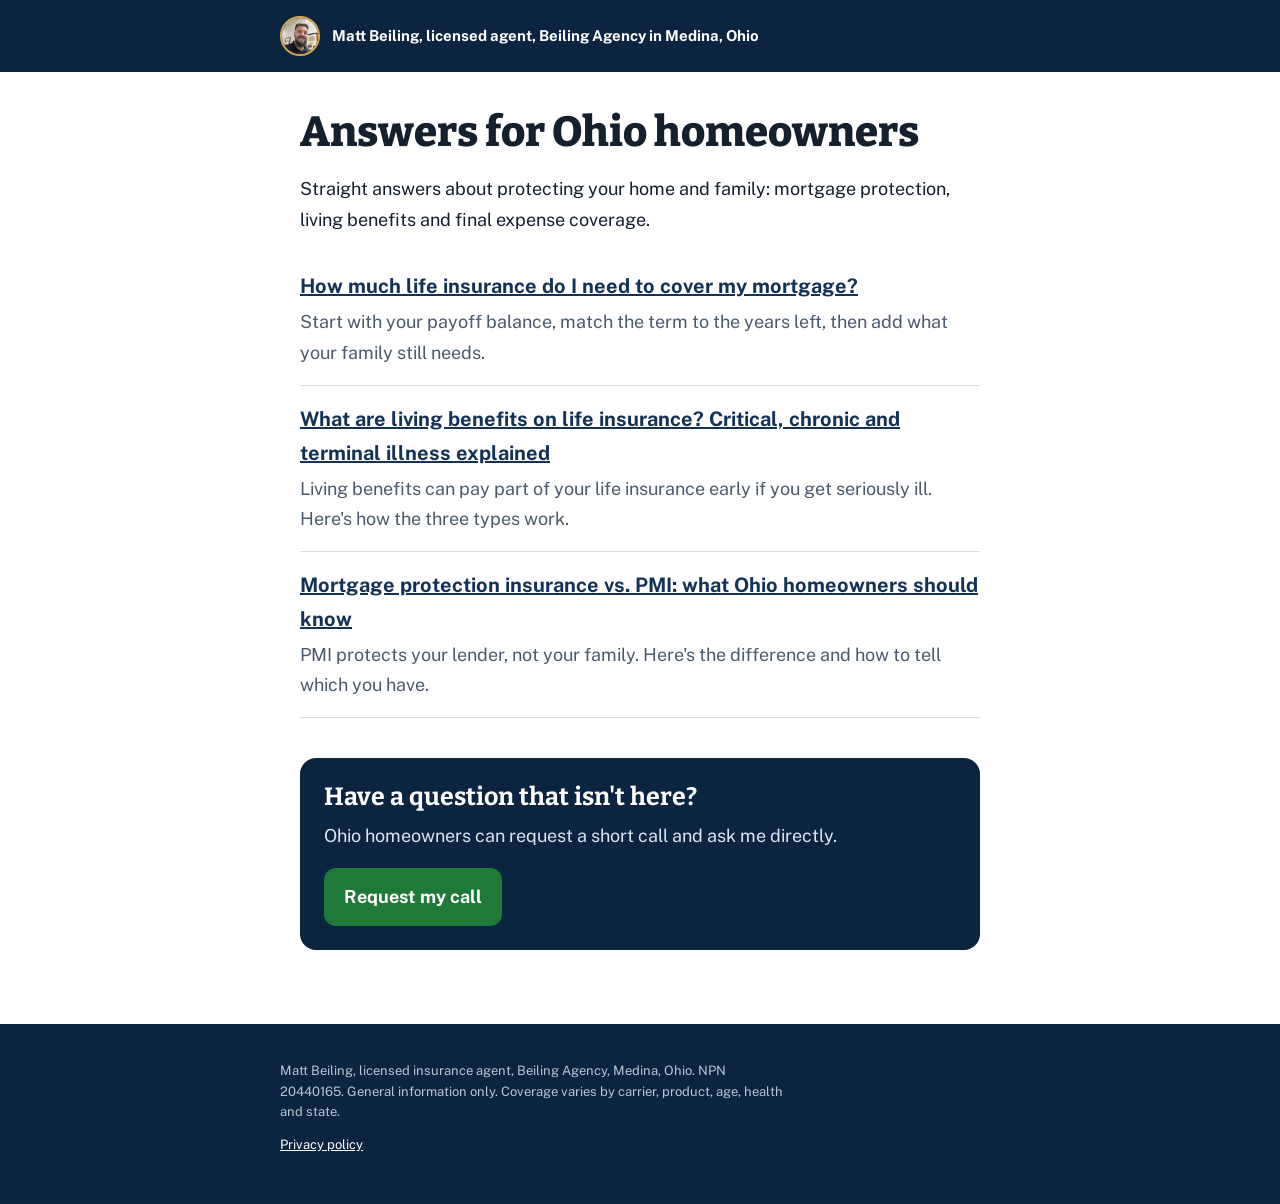
<file: learn/index.html>
<!doctype html>
<html lang="en">
<head>
<meta charset="utf-8">
<meta name="viewport" content="width=device-width,initial-scale=1">
<title>Life Insurance Answers for Ohio Homeowners | Matt Beiling</title>
<meta name="description" content="Plain answers about mortgage protection, living benefits and final expense coverage for Ohio homeowners, from licensed agent Matt Beiling in Medina, Ohio.">
<link rel="canonical" href="https://beiling1985-pixel.github.io/matt-link-in-bio/learn/">
<link rel="preconnect" href="https://fonts.googleapis.com">
<link rel="preconnect" href="https://fonts.gstatic.com" crossorigin>
<link href="https://fonts.googleapis.com/css2?family=Bitter:wght@600;800&family=Public+Sans:wght@400;600;700&display=swap" rel="stylesheet">
<link rel="stylesheet" href="learn.css">
</head>
<body>
<header class="top"><div class="in"><img src="../matt-original.jpg" alt=""><a href="../ohio.html">Matt Beiling, licensed agent, Beiling Agency in Medina, Ohio</a></div></header>
<main class="index">
  <h1>Answers for Ohio homeowners</h1>
  <p>Straight answers about protecting your home and family: mortgage protection, living benefits and final expense coverage.</p>
  <!-- ARTICLE-LIST:START -->
  <ul>
    <li><a href="how-much-life-insurance-to-cover-mortgage.html">How much life insurance do I need to cover my mortgage?</a><p>Start with your payoff balance, match the term to the years left, then add what your family still needs.</p></li>
    <li><a href="living-benefits-life-insurance.html">What are living benefits on life insurance? Critical, chronic and terminal illness explained</a><p>Living benefits can pay part of your life insurance early if you get seriously ill. Here's how the three types work.</p></li>
    <li><a href="mortgage-protection-vs-pmi.html">Mortgage protection insurance vs. PMI: what Ohio homeowners should know</a><p>PMI protects your lender, not your family. Here's the difference and how to tell which you have.</p></li>
  </ul>
  <!-- ARTICLE-LIST:END -->
  <div class="cta">
    <h2>Have a question that isn't here?</h2>
    <p>Ohio homeowners can request a short call and ask me directly.</p>
    <a class="btn" href="../ohio.html">Request my call</a>
  </div>
</main>
<footer><div class="in">
  <p>Matt Beiling, licensed insurance agent, Beiling Agency, Medina, Ohio. NPN 20440165. General information only. Coverage varies by carrier, product, age, health and state.</p>
  <p><a href="../privacy.html">Privacy policy</a></p>
</div></footer>
</body>
</html>
</file>
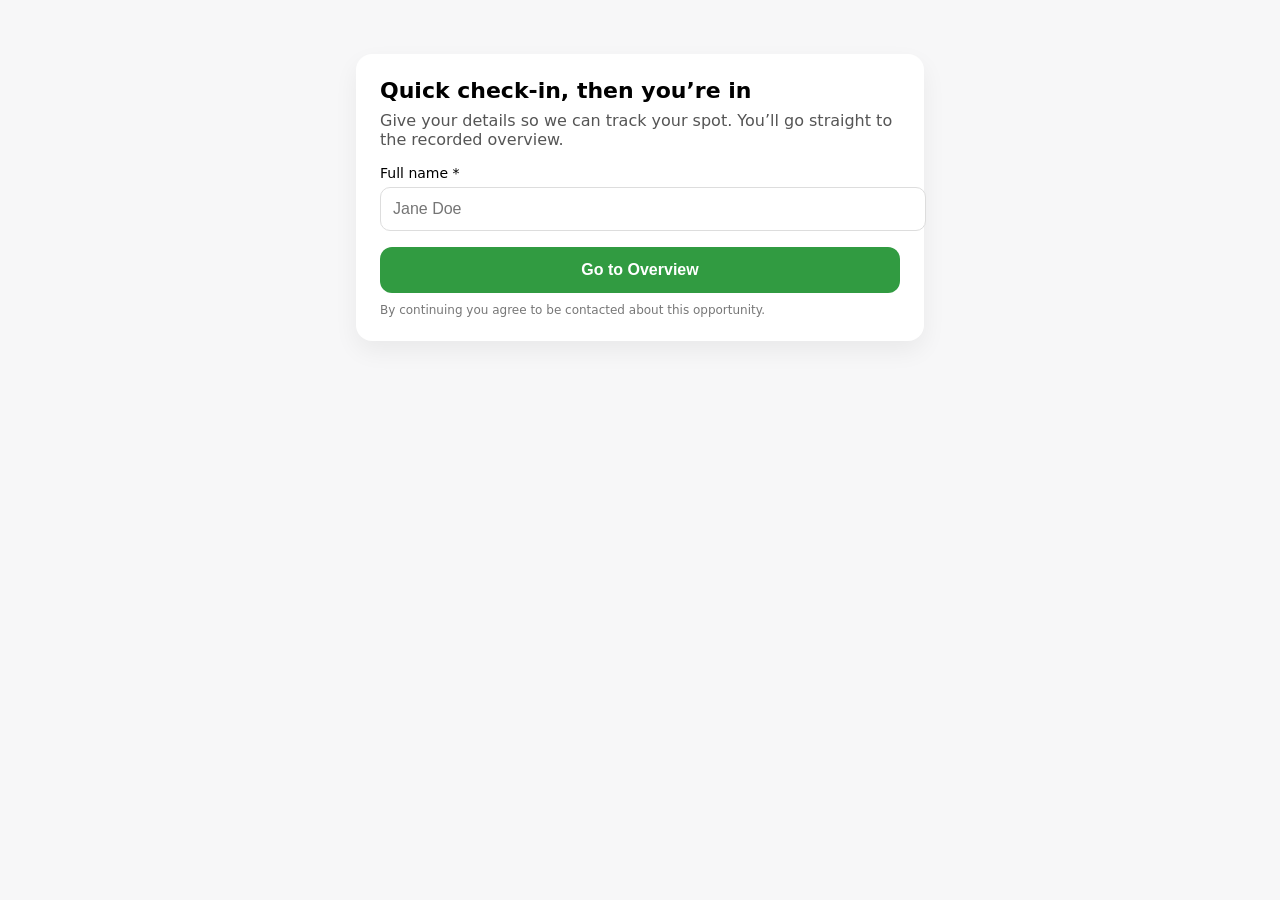
<file: clickwall.html>
<!doctype html>
<html lang="en">
<head>
  <meta charset="utf-8" />
  <meta name="viewport" content="width=device-width,initial-scale=1" />
  <title>Quick Check-In → Overview</title>
  <meta name="description" content="Enter your details to access the Unitrust recorded overview.">
  <style>
    :root { --cta:#319b41; }
    body { font-family: system-ui, -apple-system, Segoe UI, Roboto, Arial, sans-serif; background:#f7f7f8; margin:0; }
    .wrap { max-width: 520px; margin: 6vh auto; background:#fff; border-radius:16px; padding:24px; box-shadow: 0 10px 25px rgba(0,0,0,.06); }
    h1 { font-size: 22px; margin: 0 0 8px; }
    p { color:#555; margin: 0 0 16px; }
    label { display:block; font-size:14px; margin:12px 0 6px; }
    input { width:100%; padding:12px; border:1px solid #ddd; border-radius:10px; font-size:16px; }
    button { margin-top:16px; width:100%; padding:14px; font-size:16px; font-weight:600; border:0; border-radius:12px; cursor:pointer; background:var(--cta); color:#fff; }
    .tiny { font-size:12px; color:#777; margin-top:10px; }
  </style>
</head>
<body>
  <div class="wrap">
    <h1>Quick check-in, then you’re in</h1>
    <p>Give your details so we can track your spot. You’ll go straight to the recorded overview.</p>

    <form id="gate">
      <label>Full name *</label>
      <input id="name" required placeholder="Jane Doe" />

      <!-- We only require the visitor's name on this gate.  The email, phone, and state fields
           have been removed to reduce friction.  Those values will be collected on the Demio page. -->

      <input type="hidden" id="source" value="Clickwall" />
      <input type="hidden" id="utm" />

      <button id="go" type="submit">Go to Overview</button>
      <div class="tiny">By continuing you agree to be contacted about this opportunity.</div>
    </form>
  </div>

  <script>
    // ===== CONFIG =====
    // Replace APPS_SCRIPT_URL below with your deployed Google Apps Script web app URL.
    // Use your deployed Apps Script web app endpoint for logging submissions
    const APPS_SCRIPT_URL = 'https://script.google.com/macros/s/AKfycbxbVpPeSlEGGinXV1Mm6Kgo11s-iPkvdIsctwtvIV2hlKeslX0Y0kujy9k1weDyoUu/exec';
    // The Demio overview link to redirect users after successful submission.
    const DEMIO_URL = 'https://my.demio.com/ref/yMiaFmyZt7hmyG9j';
    // ==================

    // Collect UTM params if present
    const params = new URLSearchParams(location.search);
    const utm = ['utm_source','utm_medium','utm_campaign','utm_term','utm_content']
      .map(k => params.get(k) ? `${k}=${params.get(k)}` : null)
      .filter(Boolean).join('&');
    document.getElementById('utm').value = utm;

    document.getElementById('gate').addEventListener('submit', async (e) => {
      e.preventDefault();
      const btn = document.getElementById('go');
      btn.disabled = true; btn.textContent = 'Sending…';

      // Build the payload.  Only the name is collected on this page.  If the optional
      // fields (email, phone, state) are present in the DOM, capture them; otherwise
      // default to an empty string.  This keeps the Apps Script logging compatible.
      const payload = {
        name:  document.getElementById('name').value.trim(),
        email: document.getElementById('email') ? document.getElementById('email').value.trim() : '',
        phone: document.getElementById('phone') ? document.getElementById('phone').value.trim() : '',
        state: document.getElementById('state') ? document.getElementById('state').value.trim() : '',
        source: document.getElementById('source').value,
        utm: document.getElementById('utm').value
      };

      try {
        await fetch(APPS_SCRIPT_URL, {
          method: 'POST',
          mode: 'no-cors',
          headers: { 'Content-Type': 'application/json' },
          body: JSON.stringify(payload)
        });
      } catch (err) {
        console.warn('Log error (non-blocking):', err);
      }

      // Redirect the visitor to the Demio overview.  Since we're no longer collecting
      // the email address here, we skip the 1-Click registration format and simply
      // append any UTM parameters to the Demio URL.
      const jump = utm ? `${DEMIO_URL}?${utm}` : DEMIO_URL;
      window.location.href = jump;
    });
  </script>
</body>
</html>
</file>
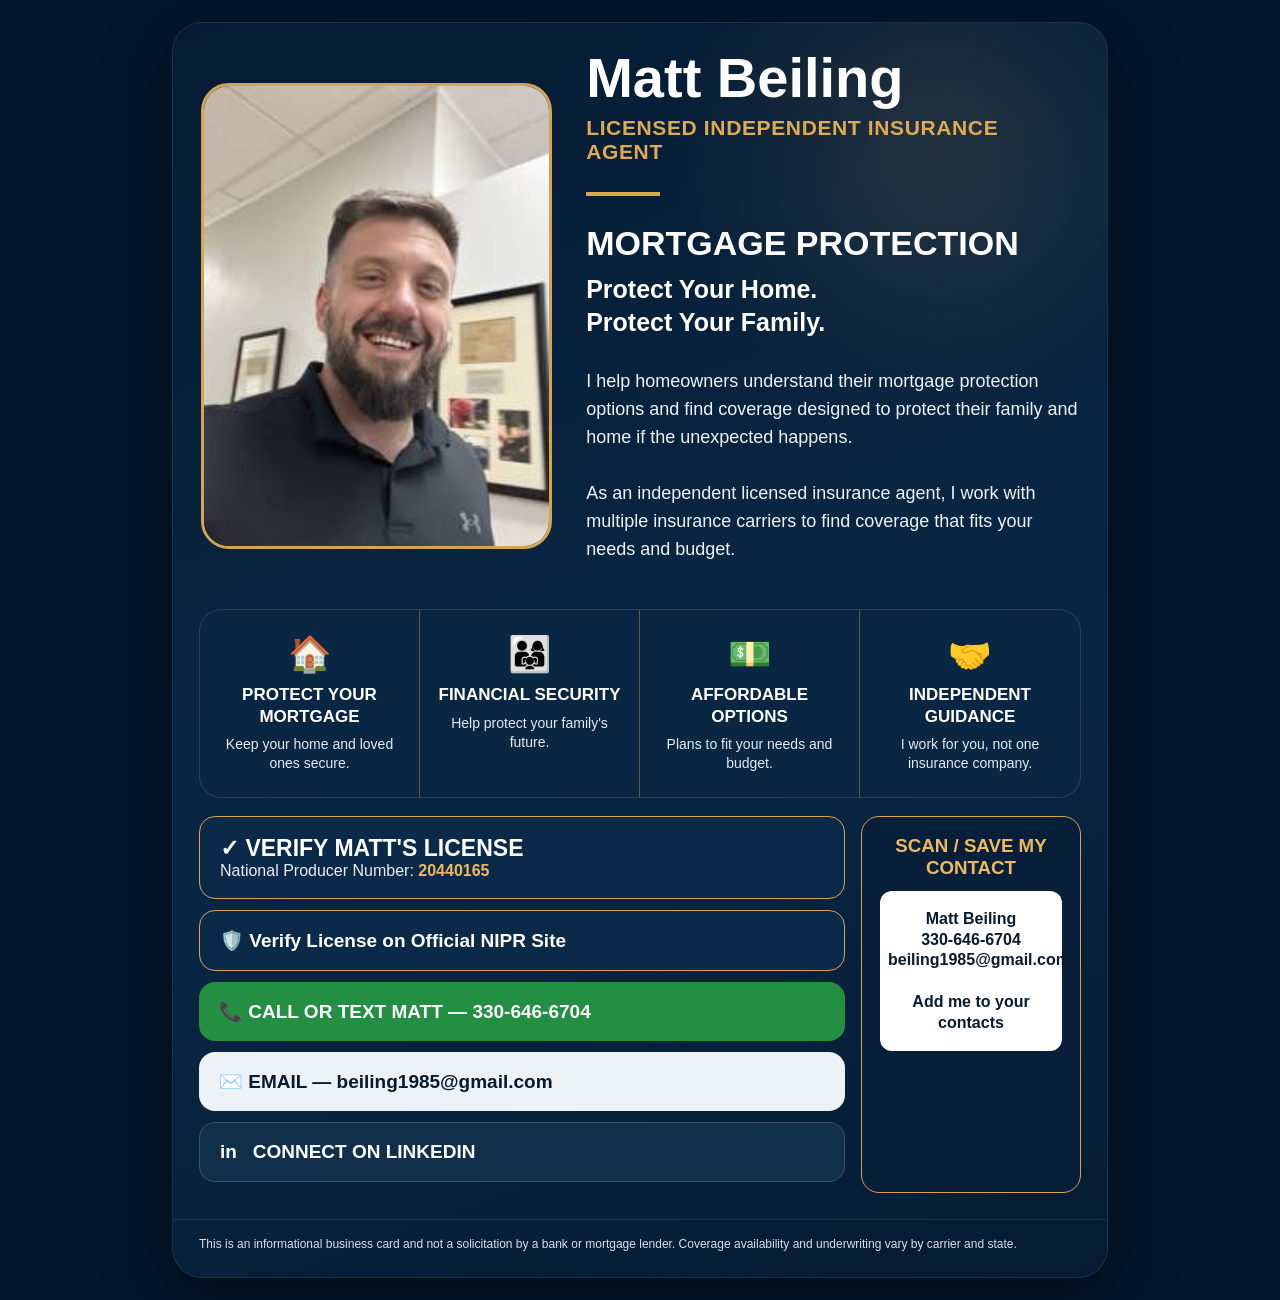
<file: mortgage-protection.html>
<!doctype html><html lang='en'><head><meta charset='utf-8'><meta name='viewport' content='width=device-width,initial-scale=1'><title>Matt Beiling | Mortgage Protection</title><meta name='description' content='Matt Beiling — Licensed Independent Insurance Agent helping homeowners with mortgage protection.'><style>*{box-sizing:border-box}body{margin:0;background:#03172d;font-family:-apple-system,BlinkMacSystemFont,'Segoe UI',Arial,sans-serif;color:#fff}.page{max-width:980px;margin:auto;padding:22px}.card{background:linear-gradient(160deg,#061b33,#082744 55%,#061b33);border-radius:30px;overflow:hidden;box-shadow:0 18px 60px #0008;border:1px solid #ffffff16}.hero{padding:28px;display:grid;grid-template-columns:40% 1fr;gap:34px;align-items:center;position:relative}.hero:after{content:'';position:absolute;inset:0;background:radial-gradient(circle at 82% 22%,#d7a34f22,transparent 30%);pointer-events:none}.photo-wrap{border:3px solid #d7a34f;border-radius:28px;overflow:hidden;background:#111;position:relative;z-index:1}.photo{display:block;width:100%;height:auto}.hero-copy{position:relative;z-index:1}.name{font-size:56px;line-height:.95;margin:0 0 12px;font-weight:900}.role{font-size:21px;font-weight:800;color:#e0aa55;letter-spacing:.03em}.rule{width:74px;height:4px;background:#dca74e;margin:28px 0}.title{font-size:34px;font-weight:900;margin:0 0 10px}.tag{font-size:25px;font-weight:700;line-height:1.3}.bio{font-size:18px;line-height:1.55;color:#edf3f8;margin-top:30px}.benefits{display:grid;grid-template-columns:repeat(4,1fr);gap:0;margin:0 26px 18px;border:1px solid #ffffff1f;background:#0b2944cc;border-radius:22px;overflow:hidden}.benefit{padding:24px 16px;text-align:center;border-right:1px solid #d7a34f66}.benefit:last-child{border-right:0}.icon{font-size:35px;margin-bottom:9px}.benefit b{display:block;font-size:17px;line-height:1.25}.benefit span{display:block;font-size:14px;line-height:1.35;color:#e3ebf3;margin-top:8px}.actions{display:grid;grid-template-columns:1fr 220px;gap:16px;padding:0 26px 26px}.left{min-width:0}.license-box,.btn{border-radius:16px;padding:18px 20px;margin-bottom:11px;text-decoration:none;display:block}.license-box{background:#0b2a49;border:1px solid #d7a34f}.license-box strong{display:block;font-size:23px}.license-box span{color:#e9eef5}.license-box em{font-style:normal;color:#efb95e;font-weight:900}.btn{font-size:19px;font-weight:850}.call{background:#238f42;color:white}.email{background:#edf2f6;color:#081a31}.linkedin{background:#102f4b;color:white;border:1px solid #ffffff2b}.verify{background:#0b2a49;color:white;border:1px solid #d7a34f}.qr{border:1px solid #d7a34f;border-radius:18px;padding:18px;text-align:center;background:#081f39}.qr h3{margin:0 0 12px;color:#efb95e}.qrbox{background:white;color:#071b31;border-radius:12px;padding:18px 8px;font-weight:900;line-height:1.3}.footer{padding:16px 26px 24px;color:#d9e1e8;font-size:12px;line-height:1.45;border-top:1px solid #ffffff1a}@media(max-width:760px){.page{padding:0}.card{border-radius:0;min-height:100vh}.hero{grid-template-columns:1fr;padding:22px;text-align:center;gap:18px}.photo-wrap{width:82%;max-width:340px;margin:auto}.name{font-size:46px}.role{font-size:18px}.rule{margin:20px auto}.title{font-size:30px}.tag{font-size:22px}.bio{font-size:17px}.benefits{grid-template-columns:1fr 1fr;margin:0 18px 18px}.benefit{border-bottom:1px solid #d7a34f55}.benefit:nth-child(2){border-right:0}.actions{grid-template-columns:1fr;padding:0 18px 20px}.qr{display:none}}</style></head><body><main class='page'><section class='card'><div class='hero'><div class='photo-wrap'><img id='mattPhoto' class='photo' src='matt-original.jpg?v=5' alt='Matt Beiling'></div><div class='hero-copy'><h1 class='name'>Matt Beiling</h1><div class='role'>LICENSED INDEPENDENT INSURANCE AGENT</div><div class='rule'></div><div class='title'>MORTGAGE PROTECTION</div><div class='tag'>Protect Your Home.<br>Protect Your Family.</div><p class='bio'>I help homeowners understand their mortgage protection options and find coverage designed to protect their family and home if the unexpected happens.<br><br>As an independent licensed insurance agent, I work with multiple insurance carriers to find coverage that fits your needs and budget.</p></div></div><div class='benefits'><div class='benefit'><div class='icon'>🏠</div><b>PROTECT YOUR MORTGAGE</b><span>Keep your home and loved ones secure.</span></div><div class='benefit'><div class='icon'>👨‍👩‍👧</div><b>FINANCIAL SECURITY</b><span>Help protect your family's future.</span></div><div class='benefit'><div class='icon'>💵</div><b>AFFORDABLE OPTIONS</b><span>Plans to fit your needs and budget.</span></div><div class='benefit'><div class='icon'>🤝</div><b>INDEPENDENT GUIDANCE</b><span>I work for you, not one insurance company.</span></div></div><div class='actions'><div class='left'><div class='license-box'><strong>✓ VERIFY MATT'S LICENSE</strong><span>National Producer Number: <em>20440165</em></span></div><a class='btn verify' href='https://nipr.com/licensing-center/look-up-a-national-producer-number' target='_blank' rel='noopener'>🛡️ Verify License on Official NIPR Site</a><a class='btn call' href='tel:+13306466704'>📞 CALL OR TEXT MATT — 330-646-6704</a><a class='btn email' href='mailto:beiling1985@gmail.com'>✉️ EMAIL — beiling1985@gmail.com</a><a class='btn linkedin' href='https://www.linkedin.com/in/matt-beiling-aa992135' target='_blank' rel='noopener'>in&nbsp;&nbsp; CONNECT ON LINKEDIN</a></div><aside class='qr'><h3>SCAN / SAVE MY CONTACT</h3><div class='qrbox'>Matt Beiling<br>330-646-6704<br>beiling1985@gmail.com<br><br>Add me to your contacts</div></aside></div><div class='footer'>This is an informational business card and not a solicitation by a bank or mortgage lender. Coverage availability and underwriting vary by carrier and state.</div></section></main></body></html>
</file>
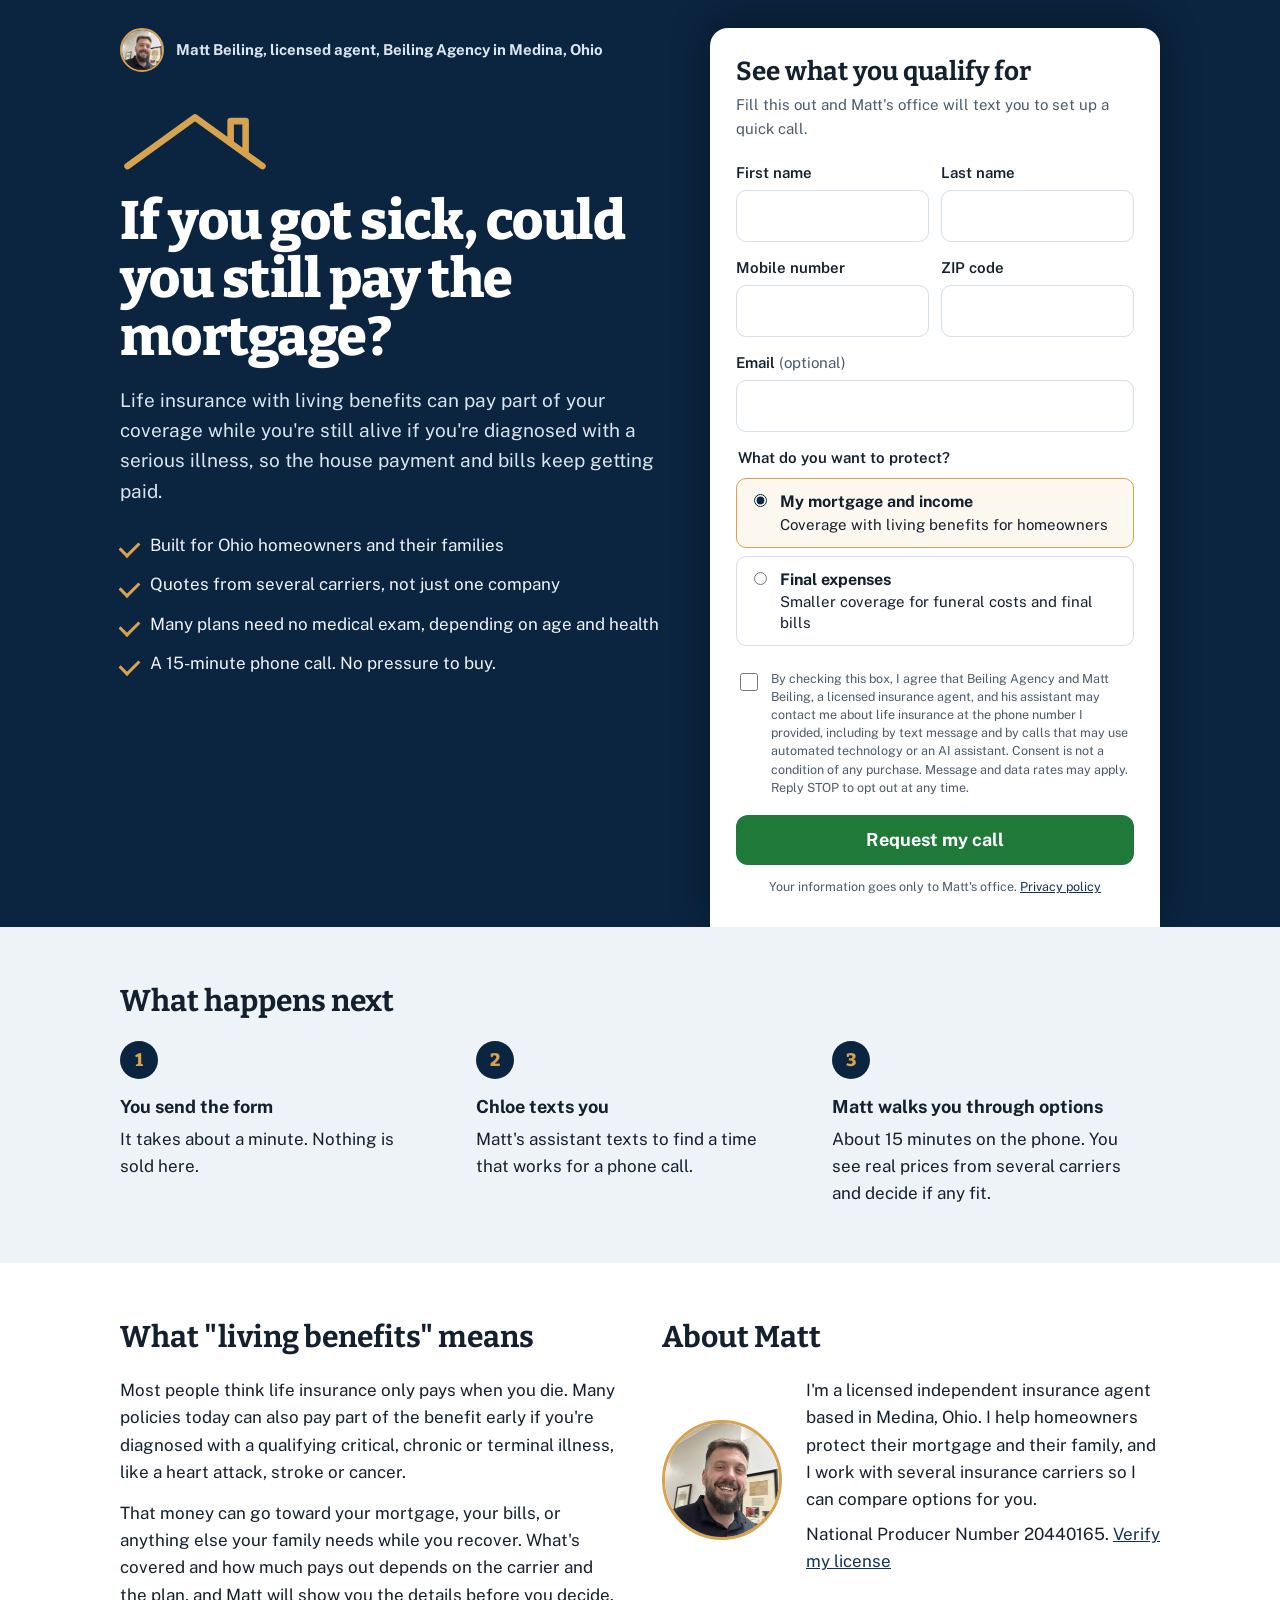
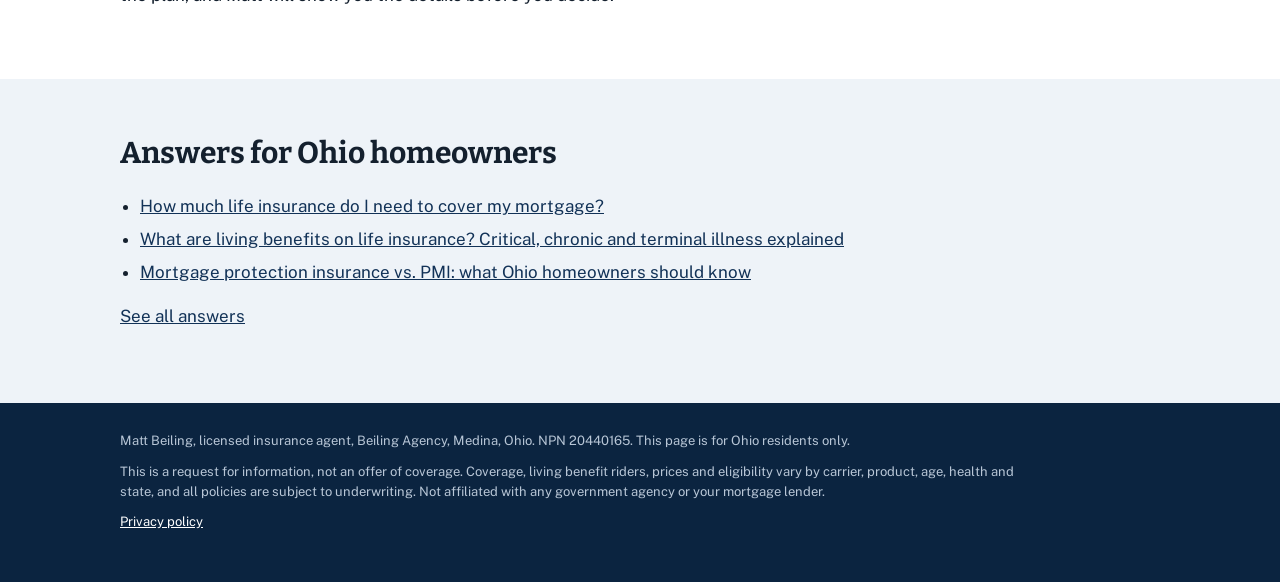
<file: ohio.html>
<!doctype html>
<html lang="en">
<head>
<meta charset="utf-8">
<meta name="viewport" content="width=device-width,initial-scale=1">
<title>Living Benefits Coverage for Ohio Homeowners | Matt Beiling</title>
<meta name="description" content="Ohio homeowners: see if you qualify for life insurance with living benefits that can help with your mortgage and bills if you get seriously ill. Licensed agent Matt Beiling, Medina, Ohio.">
<link rel="canonical" href="https://beiling1985-pixel.github.io/matt-link-in-bio/ohio.html">
<meta property="og:type" content="website">
<meta property="og:title" content="Living Benefits Coverage for Ohio Homeowners | Matt Beiling">
<meta property="og:description" content="If you got sick, could you still pay the mortgage? See what you qualify for with licensed agent Matt Beiling in Medina, Ohio.">
<meta property="og:url" content="https://beiling1985-pixel.github.io/matt-link-in-bio/ohio.html">
<meta property="og:image" content="https://beiling1985-pixel.github.io/matt-link-in-bio/matt-original.jpg">
<script type="application/ld+json">
{"@context":"https://schema.org","@type":"InsuranceAgency","name":"Beiling Agency","url":"https://beiling1985-pixel.github.io/matt-link-in-bio/ohio.html","image":"https://beiling1985-pixel.github.io/matt-link-in-bio/matt-original.jpg","telephone":"+1-330-646-6704","email":"beiling1985@gmail.com","address":{"@type":"PostalAddress","addressLocality":"Medina","addressRegion":"OH","addressCountry":"US"},"areaServed":{"@type":"State","name":"Ohio"},"founder":{"@type":"Person","name":"Matt Beiling","jobTitle":"Licensed insurance agent"},"knowsAbout":["Mortgage protection insurance","Living benefits life insurance","Term life insurance","Final expense insurance"]}
</script>
<link rel="preconnect" href="https://fonts.googleapis.com">
<link rel="preconnect" href="https://fonts.gstatic.com" crossorigin>
<link href="https://fonts.googleapis.com/css2?family=Bitter:wght@600;800&family=Public+Sans:wght@400;600;700&display=swap" rel="stylesheet">
<style>
:root{--navy:#0b2440;--navy-2:#123257;--gold:#d7a34f;--gold-soft:#f3e3c4;--sky:#eef3f8;--ink:#14202e;--muted:#4c5b6b;--paper:#ffffff;--green:#1f7a3a;--error:#b3261e;--line:#d6dee8}
*{box-sizing:border-box}
html{-webkit-text-size-adjust:100%}
body{margin:0;background:var(--sky);color:var(--ink);font:17px/1.6 "Public Sans",system-ui,-apple-system,"Segoe UI",sans-serif}
a{color:var(--navy-2)}
:focus-visible{outline:3px solid var(--gold);outline-offset:2px}
.wrap{max-width:1080px;margin:0 auto;padding:0 20px}

.hero{background:var(--navy);color:#fff;padding:28px 0 0;position:relative;overflow:hidden}
.hero-grid{display:grid;grid-template-columns:1.1fr .9fr;gap:40px;align-items:start}
.brand{display:flex;align-items:center;gap:12px;font-weight:700;font-size:15px;color:#dbe5f0;margin-bottom:36px}
.brand img{width:44px;height:44px;border-radius:50%;object-fit:cover;border:2px solid var(--gold)}
.roof{display:block;width:150px;height:auto;margin:0 0 18px}
.roof path{fill:none;stroke:var(--gold);stroke-width:7;stroke-linecap:round;stroke-linejoin:round;stroke-dasharray:420;stroke-dashoffset:420;animation:draw 1.4s .2s ease-out forwards}
@keyframes draw{to{stroke-dashoffset:0}}
@media (prefers-reduced-motion:reduce){.roof path{animation:none;stroke-dashoffset:0}}
h1{font-family:Bitter,Georgia,serif;font-weight:800;font-size:clamp(34px,5.2vw,54px);line-height:1.08;margin:0 0 18px;letter-spacing:-.01em;max-width:15ch}
.lede{font-size:19px;color:#dbe5f0;max-width:34em;margin:0 0 26px}
.points{list-style:none;padding:0;margin:0 0 40px;display:grid;gap:12px;max-width:34em}
.points li{padding-left:30px;position:relative;color:#eef3f8}
.points li:before{content:"";position:absolute;left:0;top:.55em;width:16px;height:9px;border-left:3px solid var(--gold);border-bottom:3px solid var(--gold);transform:rotate(-45deg)}

.form-card{background:var(--paper);color:var(--ink);border-radius:18px 18px 0 0;padding:28px 26px 30px;box-shadow:0 -6px 40px #0005;align-self:end}
.form-card h2{font-family:Bitter,Georgia,serif;font-size:26px;line-height:1.2;margin:0 0 6px}
.form-card .sub{color:var(--muted);font-size:15px;margin:0 0 20px}
.row{display:grid;grid-template-columns:1fr 1fr;gap:12px}
label.field{display:block;font-weight:600;font-size:15px;margin-bottom:14px}
label.field span.opt{font-weight:400;color:var(--muted)}
input[type=text],input[type=tel],input[type=email]{display:block;width:100%;margin-top:5px;padding:13px 12px;font:inherit;border:1.5px solid var(--line);border-radius:10px;background:#fff;color:var(--ink)}
input:focus{border-color:var(--navy-2)}
fieldset{border:0;padding:0;margin:4px 0 16px}
legend{font-weight:600;font-size:15px;margin-bottom:8px}
.choice{display:flex;gap:10px;align-items:flex-start;padding:12px;border:1.5px solid var(--line);border-radius:10px;margin-bottom:8px;cursor:pointer;font-size:15px;line-height:1.4}
.choice:has(input:checked){border-color:var(--gold);background:#fdf8ef}
.choice input{margin-top:3px;accent-color:var(--navy)}
.choice b{display:block;font-size:16px}
.consent{display:flex;gap:10px;align-items:flex-start;font-size:12.5px;line-height:1.45;color:var(--muted);margin:6px 0 18px}
.consent input{margin-top:3px;width:18px;height:18px;flex:none;accent-color:var(--navy)}
.hp{position:absolute;left:-9999px;width:1px;height:1px;overflow:hidden}
button{width:100%;padding:16px;font:700 18px/1 "Public Sans",sans-serif;background:var(--green);color:#fff;border:0;border-radius:12px;cursor:pointer}
button[disabled]{opacity:.65;cursor:progress}
.errors{display:none;background:#fdecea;color:var(--error);border-radius:10px;padding:12px 14px;font-size:15px;margin-bottom:14px}
.errors.on{display:block}
.errors ul{margin:0;padding-left:18px}
.done{display:none;text-align:left}
.done.on{display:block}
.done h2{color:var(--green)}
.privacy-note{font-size:12.5px;color:var(--muted);margin:12px 0 0;text-align:center}

.section{padding:56px 0}
.section h2{font-family:Bitter,Georgia,serif;font-size:30px;line-height:1.2;margin:0 0 22px}
.steps{list-style:none;padding:0;margin:0;display:grid;grid-template-columns:repeat(3,1fr);gap:28px;counter-reset:step}
.steps li{counter-increment:step;padding-top:52px;position:relative;max-width:30ch}
.steps li:before{content:counter(step);position:absolute;top:0;left:0;width:38px;height:38px;border-radius:50%;background:var(--navy);color:var(--gold);font:800 18px/38px Bitter,serif;text-align:center}
.steps b{display:block;font-size:18px;margin-bottom:4px}
.explain{background:var(--paper)}
.explain-grid{display:grid;grid-template-columns:1fr 1fr;gap:44px}
.explain p{margin:0 0 14px;max-width:36em}
.about{display:grid;grid-template-columns:120px 1fr;gap:24px;align-items:center}
.about img{width:120px;height:120px;border-radius:50%;object-fit:cover;border:3px solid var(--gold)}
.about p{margin:0 0 8px;max-width:38em}
.learn-links{padding-left:20px;margin:0 0 10px}.learn-links li{margin:6px 0}
footer{background:var(--navy);color:#b8c6d6;font-size:13px;line-height:1.55;padding:28px 0 40px}
footer a{color:#fff}
footer p{margin:0 0 10px;max-width:70em}

@media (max-width:860px){
  .hero-grid{grid-template-columns:1fr;gap:8px}
  .brand{margin-bottom:24px}
  .points{margin-bottom:28px}
  .form-card{border-radius:18px 18px 0 0;margin:0 -20px;padding:24px 20px 28px}
  .steps,.explain-grid{grid-template-columns:1fr;gap:22px}
  .about{grid-template-columns:1fr;gap:14px}
}
@media (max-width:420px){.row{grid-template-columns:1fr;gap:0}}
</style>
</head>
<body>
<header class="hero">
  <div class="wrap hero-grid">
    <div>
      <div class="brand"><img src="matt-original.jpg?v=5" alt="">Matt Beiling, licensed agent, Beiling Agency in Medina, Ohio</div>
      <svg class="roof" viewBox="0 0 160 70" aria-hidden="true"><path d="M8 62 L80 10 L152 62 M118 37 V14 H134 V48"/></svg>
      <h1>If you got sick, could you still pay the mortgage?</h1>
      <p class="lede">Life insurance with living benefits can pay part of your coverage while you're still alive if you're diagnosed with a serious illness, so the house payment and bills keep getting paid.</p>
      <ul class="points">
        <li>Built for Ohio homeowners and their families</li>
        <li>Quotes from several carriers, not just one company</li>
        <li>Many plans need no medical exam, depending on age and health</li>
        <li>A 15-minute phone call. No pressure to buy.</li>
      </ul>
    </div>

    <section class="form-card" aria-labelledby="formTitle">
      <form id="leadForm" novalidate>
        <h2 id="formTitle">See what you qualify for</h2>
        <p class="sub">Fill this out and Matt's office will text you to set up a quick call.</p>
        <div class="errors" id="errors" role="alert" tabindex="-1"></div>
        <div class="row">
          <label class="field">First name<input type="text" name="first_name" autocomplete="given-name" required maxlength="40"></label>
          <label class="field">Last name<input type="text" name="last_name" autocomplete="family-name" required maxlength="60"></label>
        </div>
        <div class="row">
          <label class="field">Mobile number<input type="tel" name="phone" autocomplete="tel-national" inputmode="tel" required maxlength="20"></label>
          <label class="field">ZIP code<input type="text" name="zip" autocomplete="postal-code" inputmode="numeric" required maxlength="5"></label>
        </div>
        <label class="field">Email <span class="opt">(optional)</span><input type="email" name="email" autocomplete="email" maxlength="120"></label>
        <fieldset>
          <legend>What do you want to protect?</legend>
          <label class="choice"><input type="radio" name="offer" value="living_benefits" checked><span><b>My mortgage and income</b>Coverage with living benefits for homeowners</span></label>
          <label class="choice"><input type="radio" name="offer" value="final_expense"><span><b>Final expenses</b>Smaller coverage for funeral costs and final bills</span></label>
        </fieldset>
        <div class="hp" aria-hidden="true"><label>Company<input type="text" name="company" tabindex="-1" autocomplete="off"></label></div>
        <label class="consent"><input type="checkbox" name="consent" required><span id="consentText">By checking this box, I agree that Beiling Agency and Matt Beiling, a licensed insurance agent, and his assistant may contact me about life insurance at the phone number I provided, including by text message and by calls that may use automated technology or an AI assistant. Consent is not a condition of any purchase. Message and data rates may apply. Reply STOP to opt out at any time.</span></label>
        <button type="submit" id="submitBtn">Request my call</button>
        <p class="privacy-note">Your information goes only to Matt's office. <a href="privacy.html">Privacy policy</a></p>
      </form>
      <div class="done" id="done" role="status" tabindex="-1">
        <h2>Request received</h2>
        <p id="doneMsg">Matt's assistant Chloe will text you shortly to find a good time for your call.</p>
        <p class="sub">Requests that come in after 8:30 PM get a text at 8 AM. If you'd rather call now, the number is <a href="tel:+13306466704">330-646-6704</a>.</p>
      </div>
    </section>
  </div>
</header>

<main>
  <section class="section">
    <div class="wrap">
      <h2>What happens next</h2>
      <ol class="steps">
        <li><b>You send the form</b>It takes about a minute. Nothing is sold here.</li>
        <li><b>Chloe texts you</b>Matt's assistant texts to find a time that works for a phone call.</li>
        <li><b>Matt walks you through options</b>About 15 minutes on the phone. You see real prices from several carriers and decide if any fit.</li>
      </ol>
    </div>
  </section>

  <section class="section explain">
    <div class="wrap explain-grid">
      <div>
        <h2>What "living benefits" means</h2>
        <p>Most people think life insurance only pays when you die. Many policies today can also pay part of the benefit early if you're diagnosed with a qualifying critical, chronic or terminal illness, like a heart attack, stroke or cancer.</p>
        <p>That money can go toward your mortgage, your bills, or anything else your family needs while you recover. What's covered and how much pays out depends on the carrier and the plan, and Matt will show you the details before you decide.</p>
      </div>
      <div>
        <h2>About Matt</h2>
        <div class="about">
          <img src="matt-original.jpg?v=5" alt="Matt Beiling">
          <div>
            <p>I'm a licensed independent insurance agent based in Medina, Ohio. I help homeowners protect their mortgage and their family, and I work with several insurance carriers so I can compare options for you.</p>
            <p>National Producer Number 20440165. <a href="https://nipr.com/licensing-center/look-up-a-national-producer-number" target="_blank" rel="noopener">Verify my license</a></p>
          </div>
        </div>
      </div>
    </div>
  </section>

  <section class="section">
    <div class="wrap">
      <h2>Answers for Ohio homeowners</h2>
      <!-- OHIO-LEARN-LINKS:START -->
      <ul class="learn-links">
        <li><a href="learn/how-much-life-insurance-to-cover-mortgage.html">How much life insurance do I need to cover my mortgage?</a></li>
        <li><a href="learn/living-benefits-life-insurance.html">What are living benefits on life insurance? Critical, chronic and terminal illness explained</a></li>
        <li><a href="learn/mortgage-protection-vs-pmi.html">Mortgage protection insurance vs. PMI: what Ohio homeowners should know</a></li>
      </ul>
      <!-- OHIO-LEARN-LINKS:END -->
      <p><a href="learn/">See all answers</a></p>
    </div>
  </section>
</main>

<footer>
  <div class="wrap">
    <p>Matt Beiling, licensed insurance agent, Beiling Agency, Medina, Ohio. NPN 20440165. This page is for Ohio residents only.</p>
    <p>This is a request for information, not an offer of coverage. Coverage, living benefit riders, prices and eligibility vary by carrier, product, age, health and state, and all policies are subject to underwriting. Not affiliated with any government agency or your mortgage lender.</p>
    <p><a href="privacy.html">Privacy policy</a></p>
  </div>
</footer>

<script>
(() => {
  const ENDPOINT = "https://icl-agent-api.onrender.com/v1/leads/web";
  const CONSENT_VERSION = "oh-web-v1-2026-10-23";
  const form = document.getElementById("leadForm"), btn = document.getElementById("submitBtn");
  const box = document.getElementById("errors"), done = document.getElementById("done");
  function showErrors(list) {
    box.innerHTML = "<ul>" + list.map(e => "<li></li>").join("") + "</ul>";
    box.querySelectorAll("li").forEach((li, i) => { li.textContent = list[i]; });
    box.classList.add("on"); box.focus();
  }
  form.addEventListener("submit", async ev => {
    ev.preventDefault();
    const f = new FormData(form);
    const data = {
      first_name: (f.get("first_name") || "").trim(), last_name: (f.get("last_name") || "").trim(),
      phone: (f.get("phone") || "").trim(), zip: (f.get("zip") || "").trim(), email: (f.get("email") || "").trim(),
      offer: f.get("offer"), company: f.get("company") || "",
      consent: form.consent.checked, consent_version: CONSENT_VERSION, page: location.href.split("#")[0]
    };
    const local = [];
    if (!data.first_name) local.push("Enter your first name.");
    if (!data.last_name) local.push("Enter your last name.");
    if (data.phone.replace(/\D/g, "").length < 10) local.push("Enter a valid 10-digit mobile number.");
    if (!/^4[345]\d{3}$/.test(data.zip)) local.push("Enter an Ohio ZIP code. We can only help Ohio residents right now.");
    if (!data.consent) local.push("Check the box so Matt's office can contact you.");
    if (local.length) return showErrors(local);
    box.classList.remove("on"); btn.disabled = true; btn.textContent = "Sending...";
    try {
      const res = await fetch(ENDPOINT, { method: "POST", headers: { "content-type": "application/json" }, body: JSON.stringify(data) });
      const body = await res.json().catch(() => ({}));
      if (res.ok && body.ok) {
        form.style.display = "none";
        document.getElementById("doneMsg").textContent = "Thanks, " + data.first_name + ". Matt's assistant Chloe will text you shortly to find a good time for your call.";
        done.classList.add("on"); done.focus();
        return;
      }
      showErrors(body.errors || [body.error || "That didn't go through. Please try again, or call 330-646-6704."]);
    } catch {
      showErrors(["That didn't go through. Check your connection and try again, or call 330-646-6704."]);
    }
    btn.disabled = false; btn.textContent = "Request my call";
  });
})();
</script>
</body>
</html>
</file>
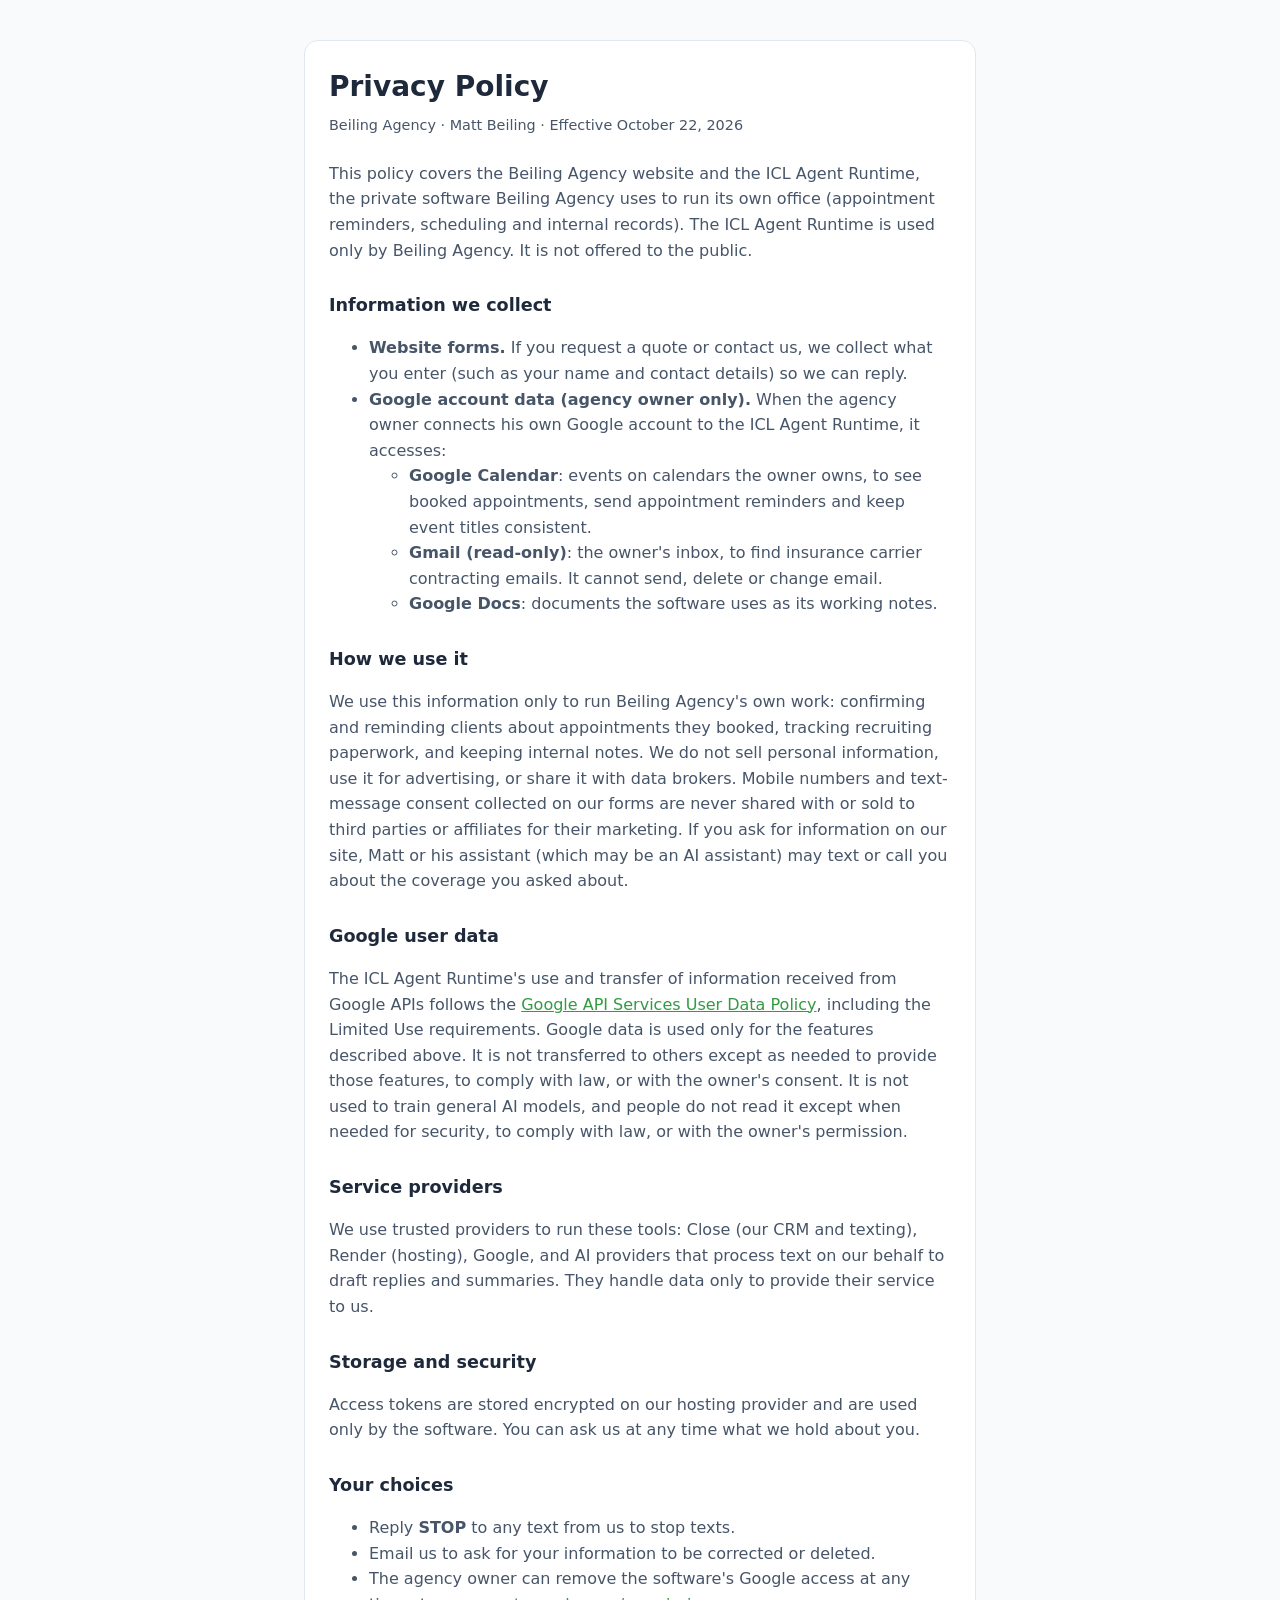
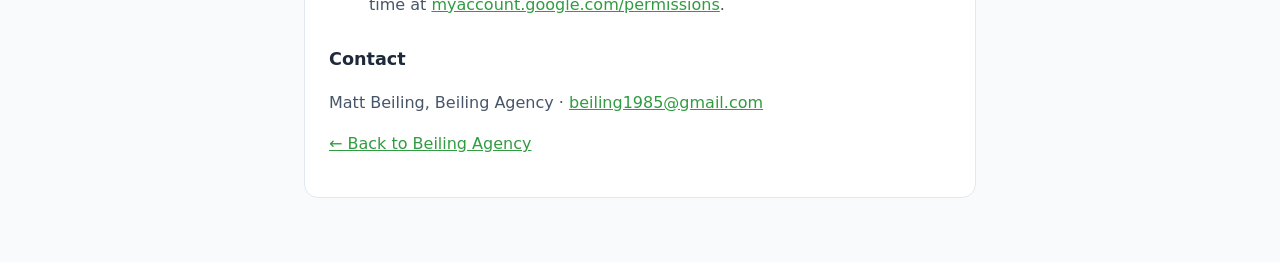
<file: privacy.html>
<!doctype html>
<html lang="en">
<head>
<meta charset="utf-8">
<meta name="viewport" content="width=device-width,initial-scale=1">
<title>Privacy Policy | Beiling Agency</title>
<style>
  :root { --brand:#319b41; --text:#1e293b; --muted:#475569; --bg:#f8fafc; --card:#ffffff; --line:#e2e8f0; }
  @media (prefers-color-scheme: dark) { :root { --text:#e2e8f0; --muted:#94a3b8; --bg:#0f172a; --card:#1e293b; --line:#334155; } }
  * { box-sizing:border-box; }
  body { margin:0; background:var(--bg); color:var(--text); font:16px/1.6 system-ui,-apple-system,"Segoe UI",Roboto,sans-serif; }
  main { max-width:44rem; margin:0 auto; padding:2.5rem 1rem 4rem; }
  .card { background:var(--card); border:1px solid var(--line); border-radius:14px; padding:1.5rem; }
  h1 { font-size:1.75rem; margin:0 0 .25rem; } h2 { font-size:1.1rem; margin:1.75rem 0 .5rem; }
  p, li { color:var(--muted); } a { color:var(--brand); }
  .meta { font-size:.9rem; color:var(--muted); margin-bottom:1.5rem; }
</style>
</head>
<body>
<main>
<div class="card">
<h1>Privacy Policy</h1>
<div class="meta">Beiling Agency · Matt Beiling · Effective October 22, 2026</div>

<p>This policy covers the Beiling Agency website and the ICL Agent Runtime, the private software Beiling Agency uses to run its own office (appointment reminders, scheduling and internal records). The ICL Agent Runtime is used only by Beiling Agency. It is not offered to the public.</p>

<h2>Information we collect</h2>
<ul>
  <li><strong>Website forms.</strong> If you request a quote or contact us, we collect what you enter (such as your name and contact details) so we can reply.</li>
  <li><strong>Google account data (agency owner only).</strong> When the agency owner connects his own Google account to the ICL Agent Runtime, it accesses:
    <ul>
      <li><strong>Google Calendar</strong>: events on calendars the owner owns, to see booked appointments, send appointment reminders and keep event titles consistent.</li>
      <li><strong>Gmail (read-only)</strong>: the owner's inbox, to find insurance carrier contracting emails. It cannot send, delete or change email.</li>
      <li><strong>Google Docs</strong>: documents the software uses as its working notes.</li>
    </ul>
  </li>
</ul>

<h2>How we use it</h2>
<p>We use this information only to run Beiling Agency's own work: confirming and reminding clients about appointments they booked, tracking recruiting paperwork, and keeping internal notes. We do not sell personal information, use it for advertising, or share it with data brokers. Mobile numbers and text-message consent collected on our forms are never shared with or sold to third parties or affiliates for their marketing. If you ask for information on our site, Matt or his assistant (which may be an AI assistant) may text or call you about the coverage you asked about.</p>

<h2>Google user data</h2>
<p>The ICL Agent Runtime's use and transfer of information received from Google APIs follows the <a href="https://developers.google.com/terms/api-services-user-data-policy">Google API Services User Data Policy</a>, including the Limited Use requirements. Google data is used only for the features described above. It is not transferred to others except as needed to provide those features, to comply with law, or with the owner's consent. It is not used to train general AI models, and people do not read it except when needed for security, to comply with law, or with the owner's permission.</p>

<h2>Service providers</h2>
<p>We use trusted providers to run these tools: Close (our CRM and texting), Render (hosting), Google, and AI providers that process text on our behalf to draft replies and summaries. They handle data only to provide their service to us.</p>

<h2>Storage and security</h2>
<p>Access tokens are stored encrypted on our hosting provider and are used only by the software. You can ask us at any time what we hold about you.</p>

<h2>Your choices</h2>
<ul>
  <li>Reply <strong>STOP</strong> to any text from us to stop texts.</li>
  <li>Email us to ask for your information to be corrected or deleted.</li>
  <li>The agency owner can remove the software's Google access at any time at <a href="https://myaccount.google.com/permissions">myaccount.google.com/permissions</a>.</li>
</ul>

<h2>Contact</h2>
<p>Matt Beiling, Beiling Agency · <a href="mailto:beiling1985@gmail.com">beiling1985@gmail.com</a></p>
<p><a href="./">← Back to Beiling Agency</a></p>
</div>
</main>
</body>
</html>
</file>
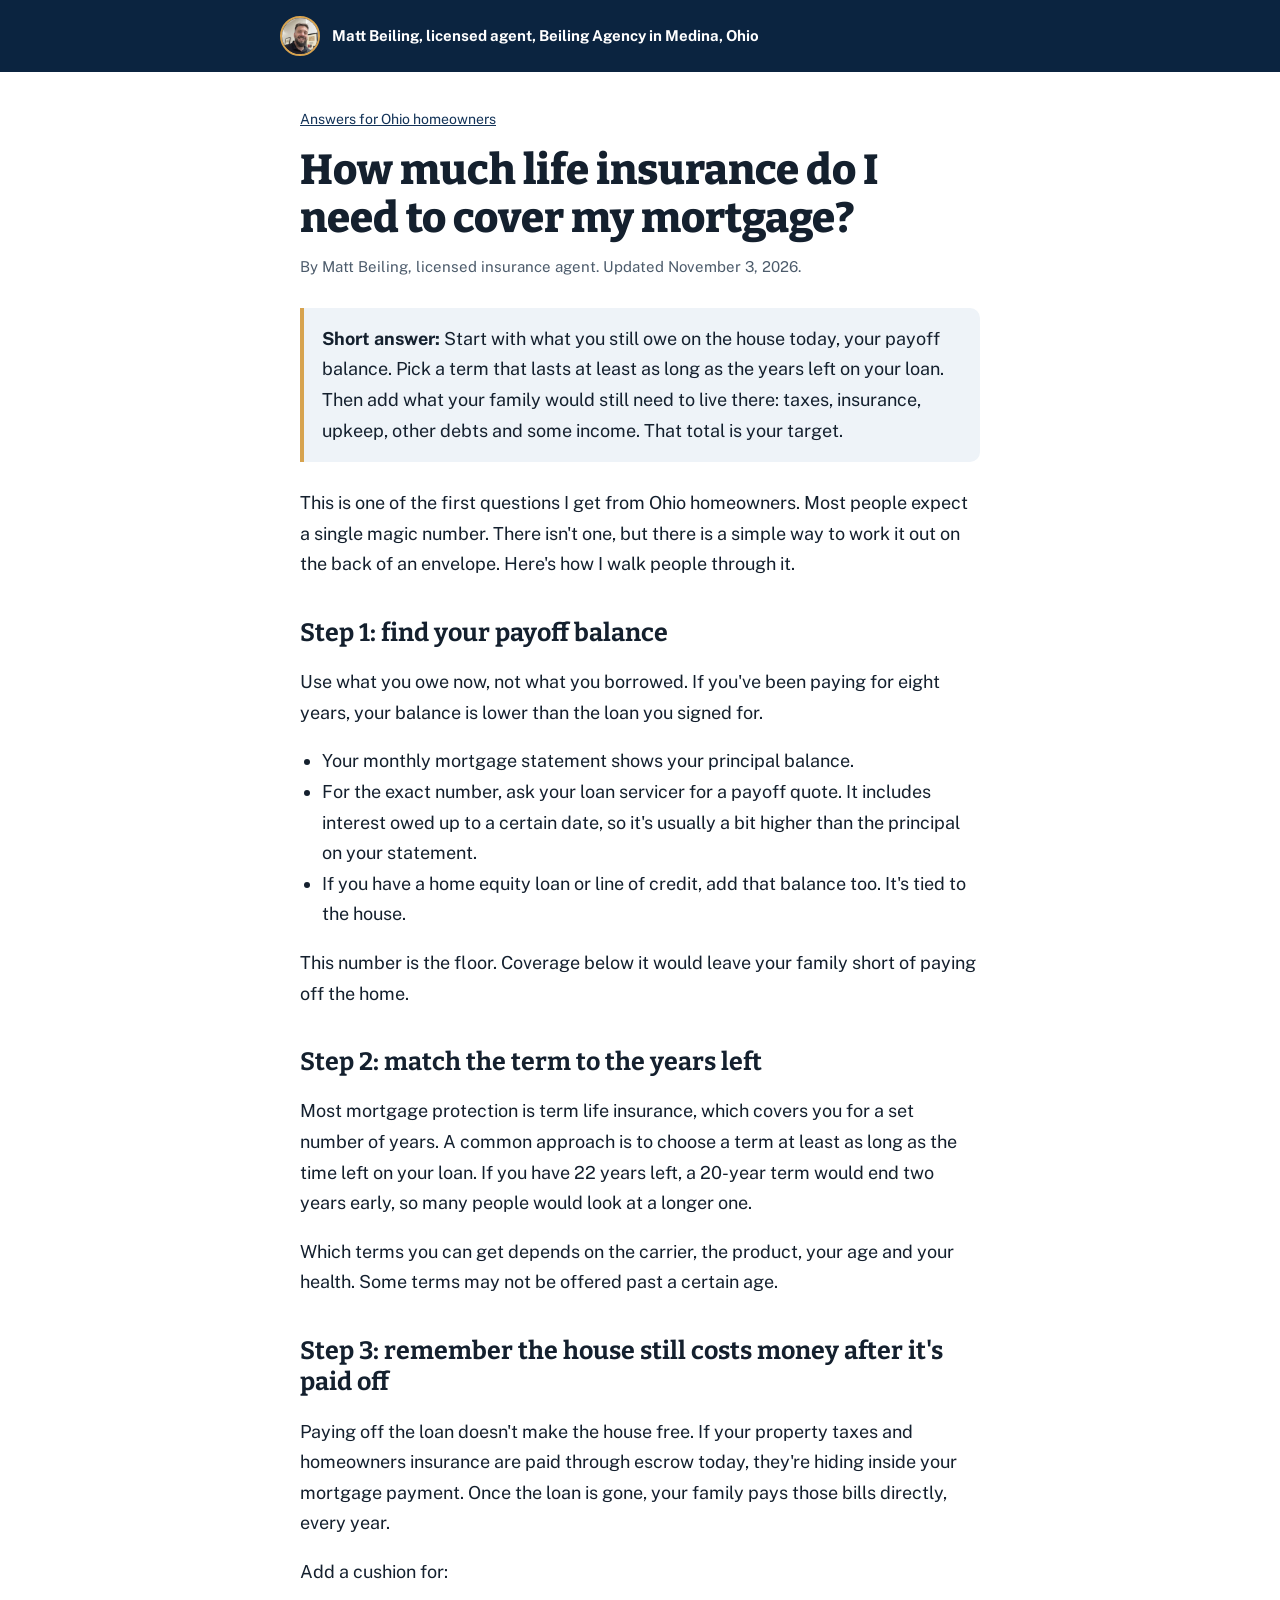
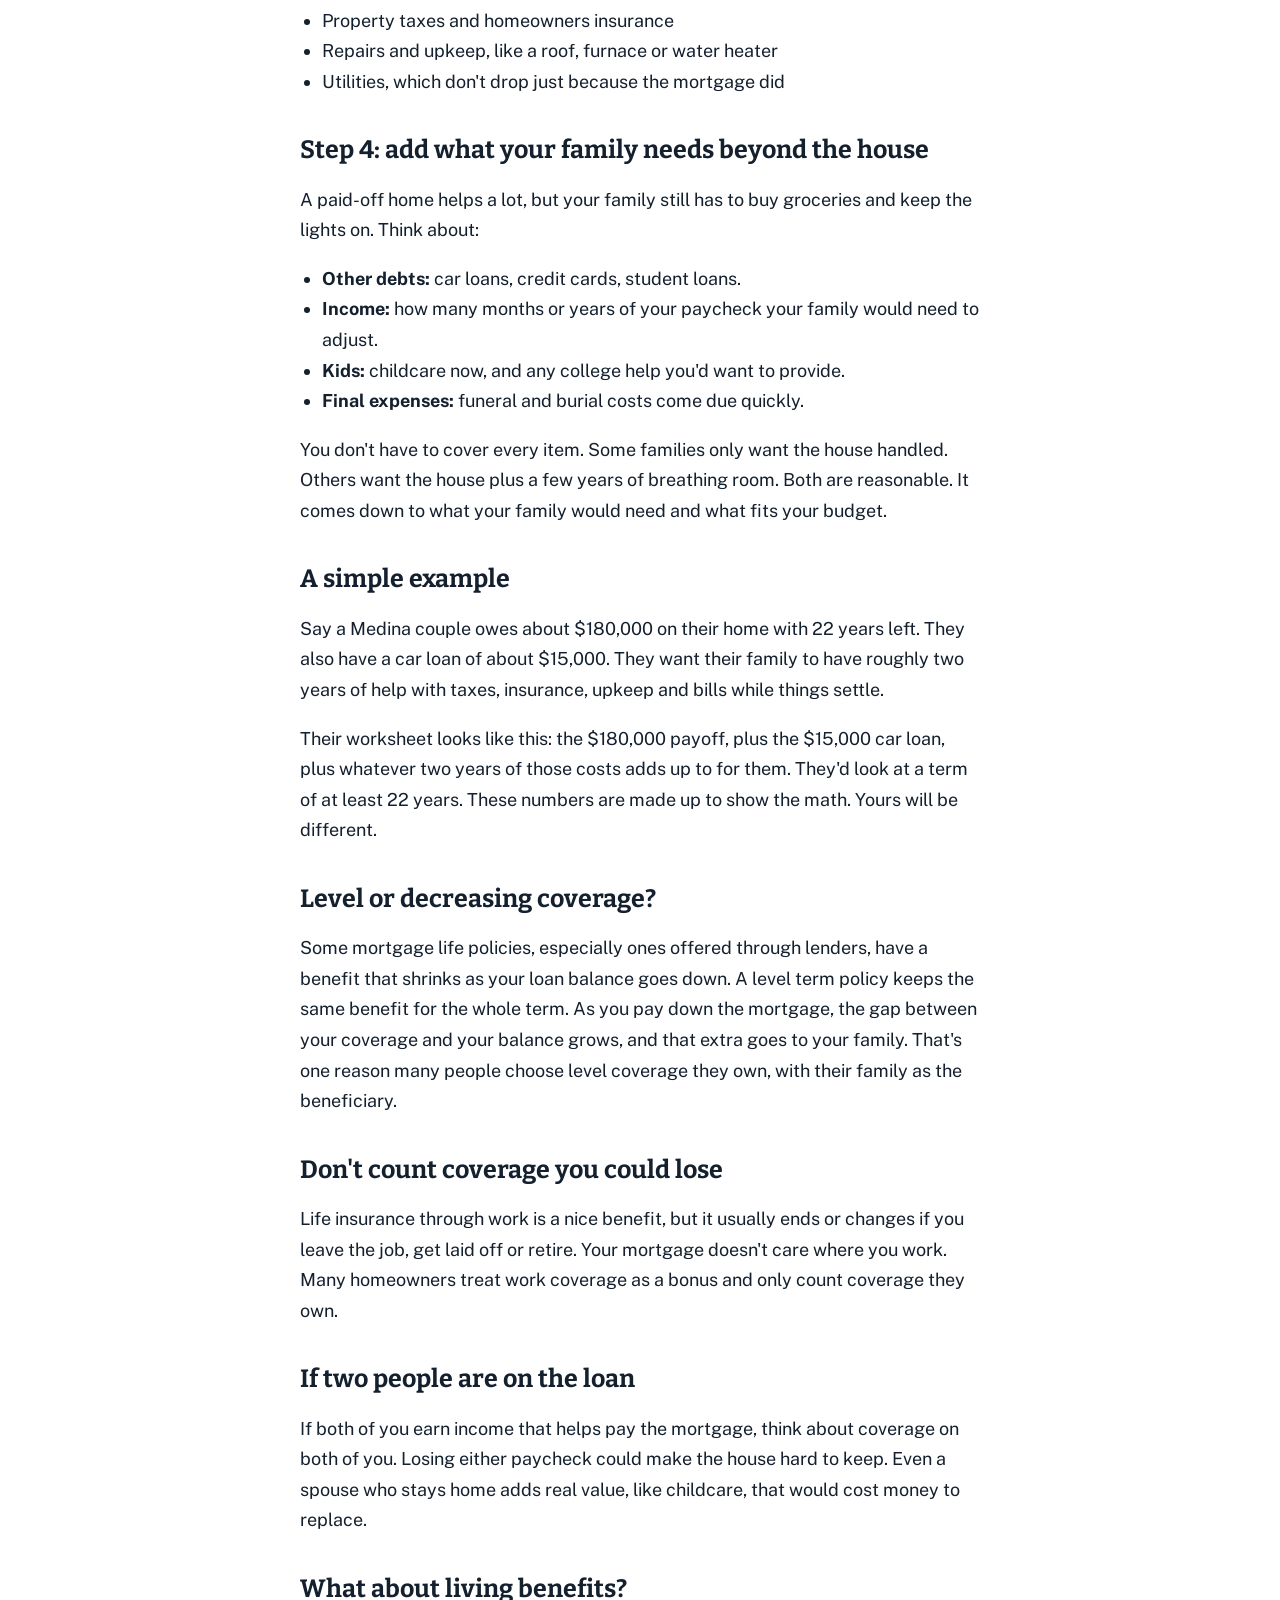
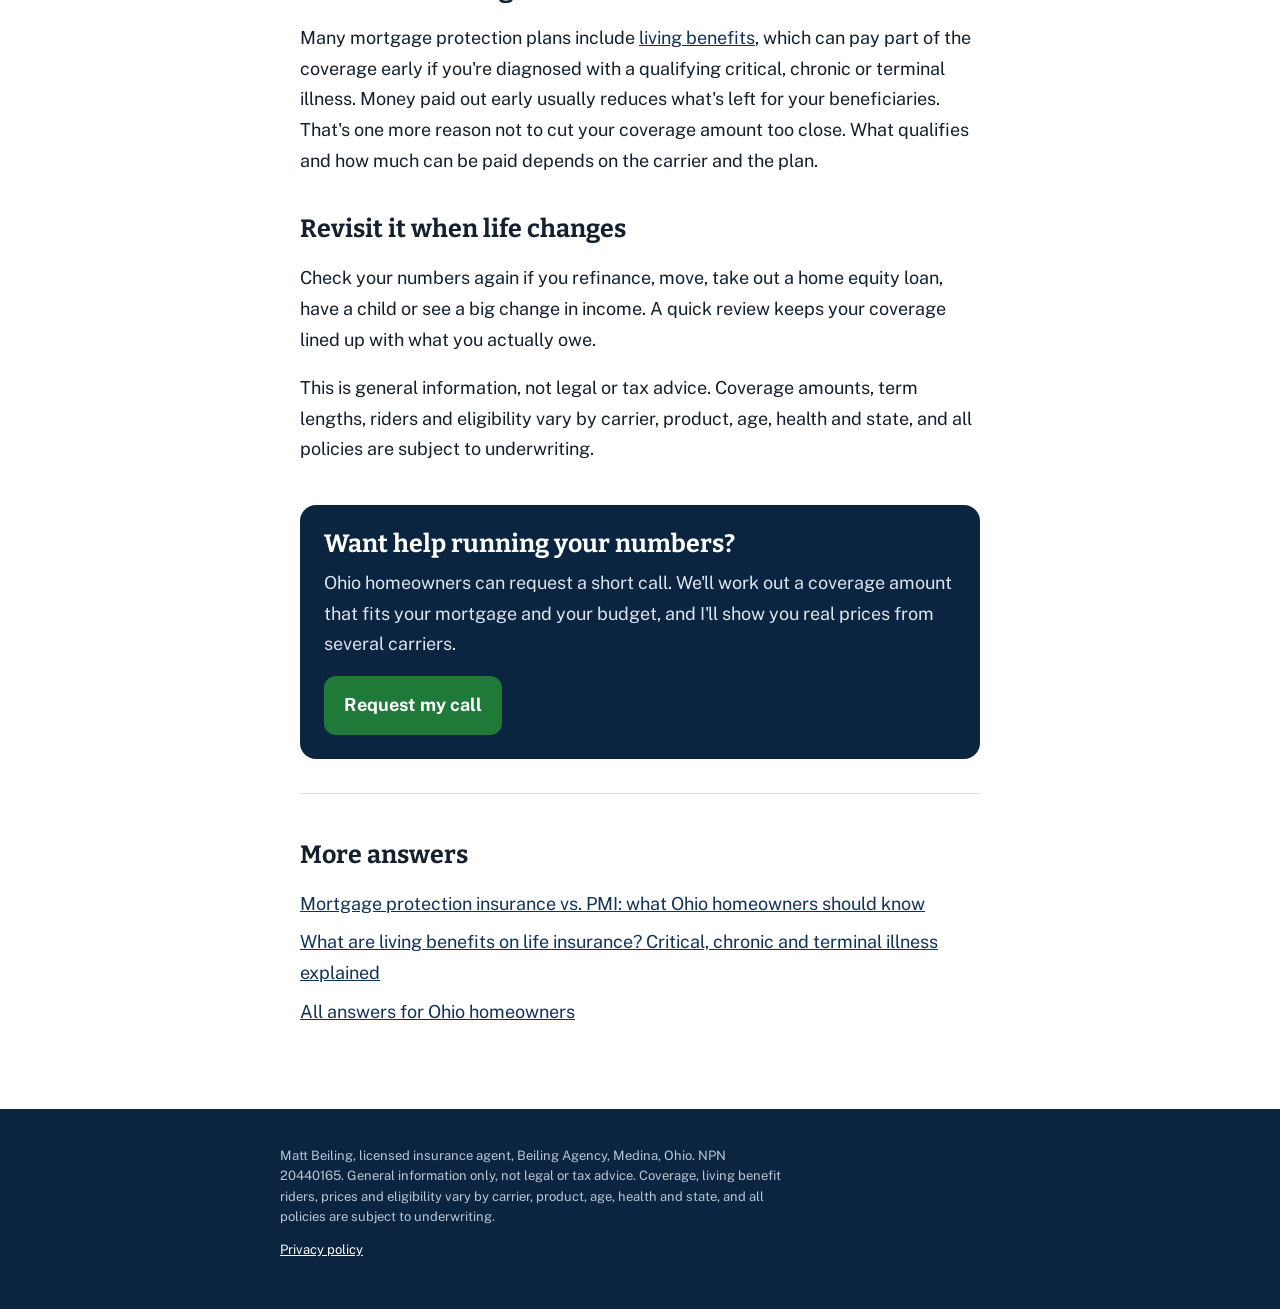
<file: learn/how-much-life-insurance-to-cover-mortgage.html>
<!doctype html>
<html lang="en">
<head>
<meta charset="utf-8">
<meta name="viewport" content="width=device-width,initial-scale=1">
<title>How Much Life Insurance Do I Need to Cover My Mortgage? A Guide for Ohio Homeowners</title>
<meta name="description" content="Start with your mortgage payoff balance, match the term to the years left on your loan, then add what the house and your family still need. A plain guide for Ohio homeowners.">
<link rel="canonical" href="https://beiling1985-pixel.github.io/matt-link-in-bio/learn/how-much-life-insurance-to-cover-mortgage.html">
<meta property="og:type" content="article">
<meta property="og:title" content="How Much Life Insurance Do I Need to Cover My Mortgage?">
<meta property="og:description" content="Start with your payoff balance, match the term to the years left, then add what your family still needs. A plain guide for Ohio homeowners.">
<meta property="og:url" content="https://beiling1985-pixel.github.io/matt-link-in-bio/learn/how-much-life-insurance-to-cover-mortgage.html">
<meta property="og:image" content="https://beiling1985-pixel.github.io/matt-link-in-bio/matt-original.jpg">
<link rel="preconnect" href="https://fonts.googleapis.com">
<link rel="preconnect" href="https://fonts.gstatic.com" crossorigin>
<link href="https://fonts.googleapis.com/css2?family=Bitter:wght@600;800&family=Public+Sans:wght@400;600;700&display=swap" rel="stylesheet">
<link rel="stylesheet" href="learn.css">
<script type="application/ld+json">
{"@context":"https://schema.org","@graph":[
{"@type":"Article","headline":"How Much Life Insurance Do I Need to Cover My Mortgage? A Guide for Ohio Homeowners","datePublished":"2026-11-03","dateModified":"2026-11-03","author":{"@type":"Person","name":"Matt Beiling","jobTitle":"Licensed insurance agent"},"publisher":{"@type":"InsuranceAgency","name":"Beiling Agency"},"mainEntityOfPage":"https://beiling1985-pixel.github.io/matt-link-in-bio/learn/how-much-life-insurance-to-cover-mortgage.html","image":"https://beiling1985-pixel.github.io/matt-link-in-bio/matt-original.jpg"},
{"@type":"FAQPage","mainEntity":[
{"@type":"Question","name":"How much life insurance do I need to pay off my mortgage?","acceptedAnswer":{"@type":"Answer","text":"Start with your current payoff balance, not the original loan amount. That is the floor. Many families then add room for property taxes, homeowners insurance, upkeep, other debts and a few months or years of living costs, because paying off the loan does not end the cost of owning the home."}},
{"@type":"Question","name":"Should my life insurance term match my mortgage?","acceptedAnswer":{"@type":"Answer","text":"A common approach is to pick a term at least as long as the years left on your loan, so coverage does not end while the house is still owed on. Which term lengths you can get depends on the carrier, product, your age and health."}},
{"@type":"Question","name":"Should I count life insurance through work toward my mortgage?","acceptedAnswer":{"@type":"Answer","text":"Be careful. Group coverage through an employer usually ends or changes if you leave the job, so it may not last as long as your mortgage. Many homeowners only count coverage they own and control."}}
]}
]}
</script>
</head>
<body>
<header class="top"><div class="in"><img src="../matt-original.jpg" alt=""><a href="../ohio.html">Matt Beiling, licensed agent, Beiling Agency in Medina, Ohio</a></div></header>
<article>
  <p class="crumbs"><a href="index.html">Answers for Ohio homeowners</a></p>
  <h1>How much life insurance do I need to cover my mortgage?</h1>
  <p class="byline">By Matt Beiling, licensed insurance agent. Updated November 3, 2026.</p>

  <div class="short"><p><strong>Short answer:</strong> Start with what you still owe on the house today, your payoff balance. Pick a term that lasts at least as long as the years left on your loan. Then add what your family would still need to live there: taxes, insurance, upkeep, other debts and some income. That total is your target.</p></div>

  <p>This is one of the first questions I get from Ohio homeowners. Most people expect a single magic number. There isn't one, but there is a simple way to work it out on the back of an envelope. Here's how I walk people through it.</p>

  <h2>Step 1: find your payoff balance</h2>
  <p>Use what you owe now, not what you borrowed. If you've been paying for eight years, your balance is lower than the loan you signed for.</p>
  <ul>
    <li>Your monthly mortgage statement shows your principal balance.</li>
    <li>For the exact number, ask your loan servicer for a payoff quote. It includes interest owed up to a certain date, so it's usually a bit higher than the principal on your statement.</li>
    <li>If you have a home equity loan or line of credit, add that balance too. It's tied to the house.</li>
  </ul>
  <p>This number is the floor. Coverage below it would leave your family short of paying off the home.</p>

  <h2>Step 2: match the term to the years left</h2>
  <p>Most mortgage protection is term life insurance, which covers you for a set number of years. A common approach is to choose a term at least as long as the time left on your loan. If you have 22 years left, a 20-year term would end two years early, so many people would look at a longer one.</p>
  <p>Which terms you can get depends on the carrier, the product, your age and your health. Some terms may not be offered past a certain age.</p>

  <h2>Step 3: remember the house still costs money after it's paid off</h2>
  <p>Paying off the loan doesn't make the house free. If your property taxes and homeowners insurance are paid through escrow today, they're hiding inside your mortgage payment. Once the loan is gone, your family pays those bills directly, every year.</p>
  <p>Add a cushion for:</p>
  <ul>
    <li>Property taxes and homeowners insurance</li>
    <li>Repairs and upkeep, like a roof, furnace or water heater</li>
    <li>Utilities, which don't drop just because the mortgage did</li>
  </ul>

  <h2>Step 4: add what your family needs beyond the house</h2>
  <p>A paid-off home helps a lot, but your family still has to buy groceries and keep the lights on. Think about:</p>
  <ul>
    <li><strong>Other debts:</strong> car loans, credit cards, student loans.</li>
    <li><strong>Income:</strong> how many months or years of your paycheck your family would need to adjust.</li>
    <li><strong>Kids:</strong> childcare now, and any college help you'd want to provide.</li>
    <li><strong>Final expenses:</strong> funeral and burial costs come due quickly.</li>
  </ul>
  <p>You don't have to cover every item. Some families only want the house handled. Others want the house plus a few years of breathing room. Both are reasonable. It comes down to what your family would need and what fits your budget.</p>

  <h2>A simple example</h2>
  <p>Say a Medina couple owes about $180,000 on their home with 22 years left. They also have a car loan of about $15,000. They want their family to have roughly two years of help with taxes, insurance, upkeep and bills while things settle.</p>
  <p>Their worksheet looks like this: the $180,000 payoff, plus the $15,000 car loan, plus whatever two years of those costs adds up to for them. They'd look at a term of at least 22 years. These numbers are made up to show the math. Yours will be different.</p>

  <h2>Level or decreasing coverage?</h2>
  <p>Some mortgage life policies, especially ones offered through lenders, have a benefit that shrinks as your loan balance goes down. A level term policy keeps the same benefit for the whole term. As you pay down the mortgage, the gap between your coverage and your balance grows, and that extra goes to your family. That's one reason many people choose level coverage they own, with their family as the beneficiary.</p>

  <h2>Don't count coverage you could lose</h2>
  <p>Life insurance through work is a nice benefit, but it usually ends or changes if you leave the job, get laid off or retire. Your mortgage doesn't care where you work. Many homeowners treat work coverage as a bonus and only count coverage they own.</p>

  <h2>If two people are on the loan</h2>
  <p>If both of you earn income that helps pay the mortgage, think about coverage on both of you. Losing either paycheck could make the house hard to keep. Even a spouse who stays home adds real value, like childcare, that would cost money to replace.</p>

  <h2>What about living benefits?</h2>
  <p>Many mortgage protection plans include <a href="living-benefits-life-insurance.html">living benefits</a>, which can pay part of the coverage early if you're diagnosed with a qualifying critical, chronic or terminal illness. Money paid out early usually reduces what's left for your beneficiaries. That's one more reason not to cut your coverage amount too close. What qualifies and how much can be paid depends on the carrier and the plan.</p>

  <h2>Revisit it when life changes</h2>
  <p>Check your numbers again if you refinance, move, take out a home equity loan, have a child or see a big change in income. A quick review keeps your coverage lined up with what you actually owe.</p>
  <p>This is general information, not legal or tax advice. Coverage amounts, term lengths, riders and eligibility vary by carrier, product, age, health and state, and all policies are subject to underwriting.</p>

  <div class="cta">
    <h2>Want help running your numbers?</h2>
    <p>Ohio homeowners can request a short call. We'll work out a coverage amount that fits your mortgage and your budget, and I'll show you real prices from several carriers.</p>
    <a class="btn" href="../ohio.html">Request my call</a>
  </div>

  <!-- MORE-ARTICLES:START -->
  <nav class="more" aria-label="More answers"><h2>More answers</h2><ul>
    <li><a href="mortgage-protection-vs-pmi.html">Mortgage protection insurance vs. PMI: what Ohio homeowners should know</a></li>
    <li><a href="living-benefits-life-insurance.html">What are living benefits on life insurance? Critical, chronic and terminal illness explained</a></li>
    <li><a href="index.html">All answers for Ohio homeowners</a></li>
  </ul></nav>
  <!-- MORE-ARTICLES:END -->
</article>
<footer><div class="in">
  <p>Matt Beiling, licensed insurance agent, Beiling Agency, Medina, Ohio. NPN 20440165. General information only, not legal or tax advice. Coverage, living benefit riders, prices and eligibility vary by carrier, product, age, health and state, and all policies are subject to underwriting.</p>
  <p><a href="../privacy.html">Privacy policy</a></p>
</div></footer>
</body>
</html>
</file>
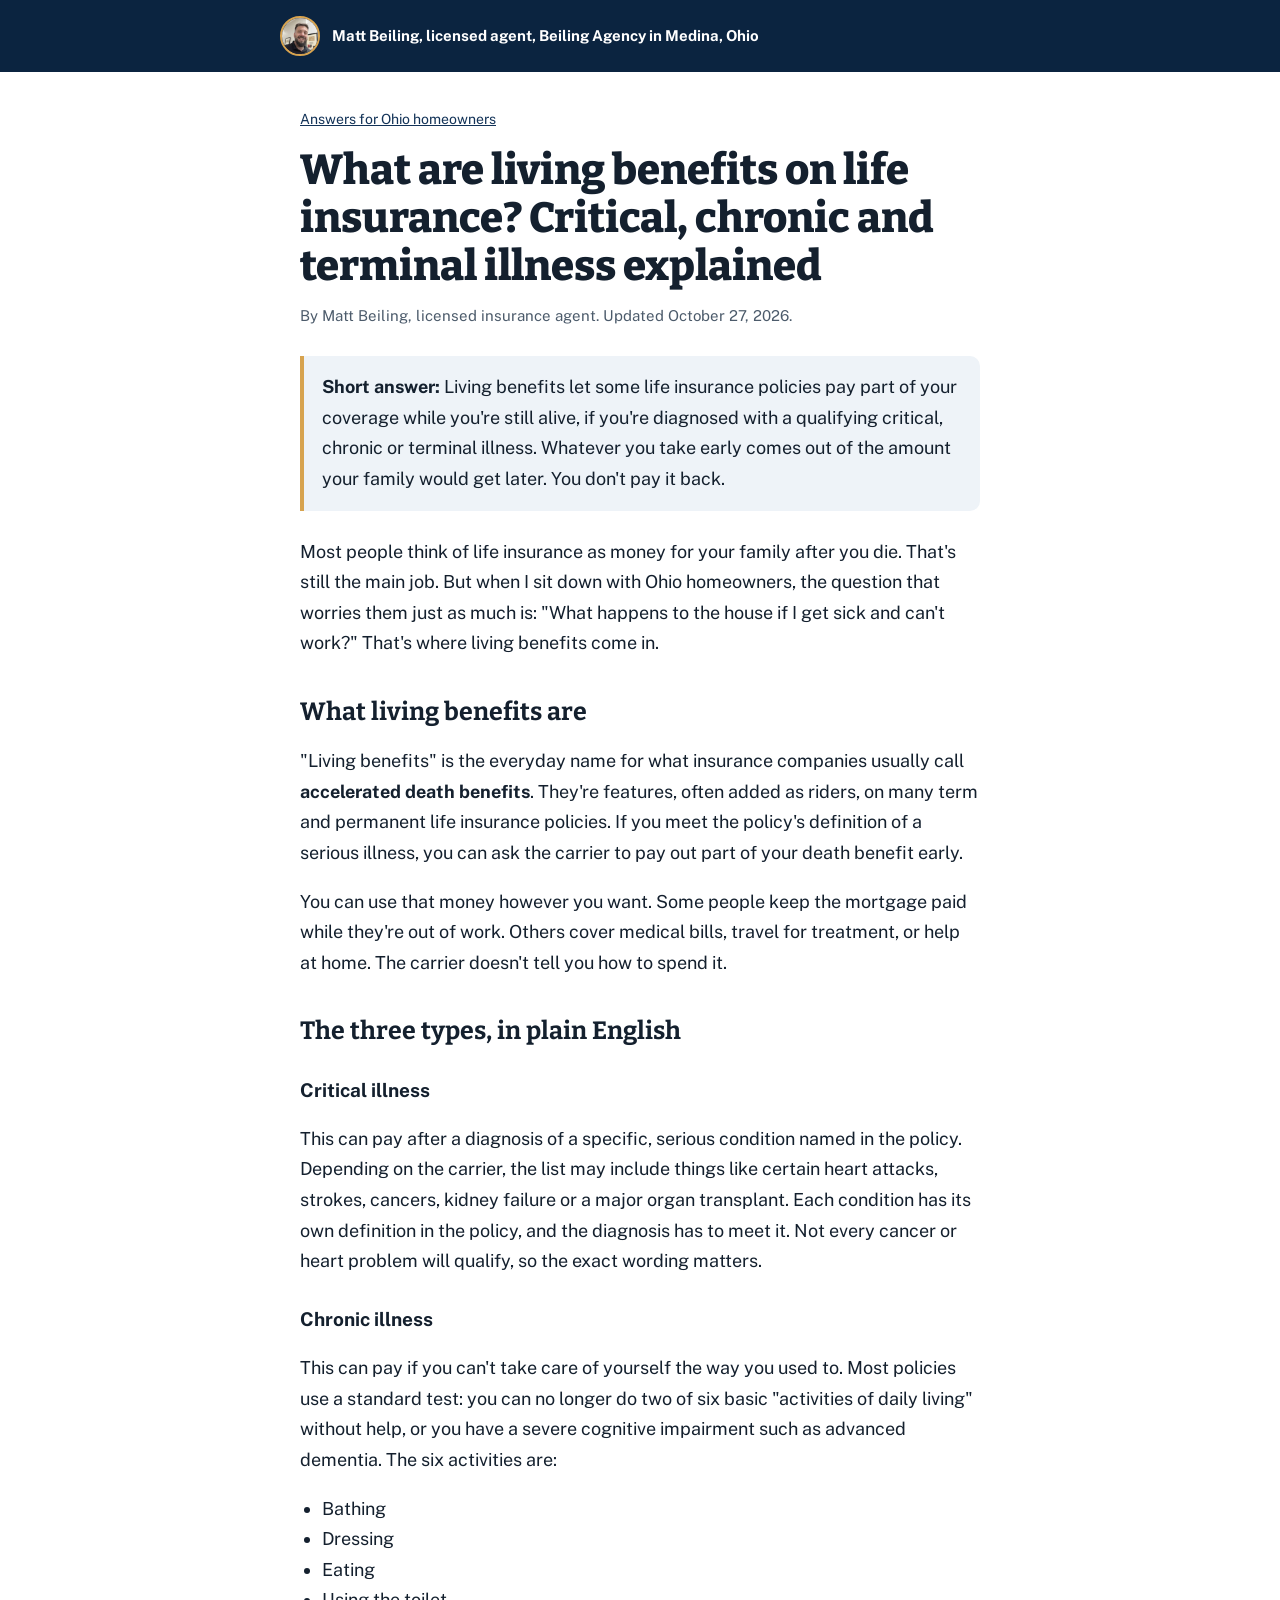
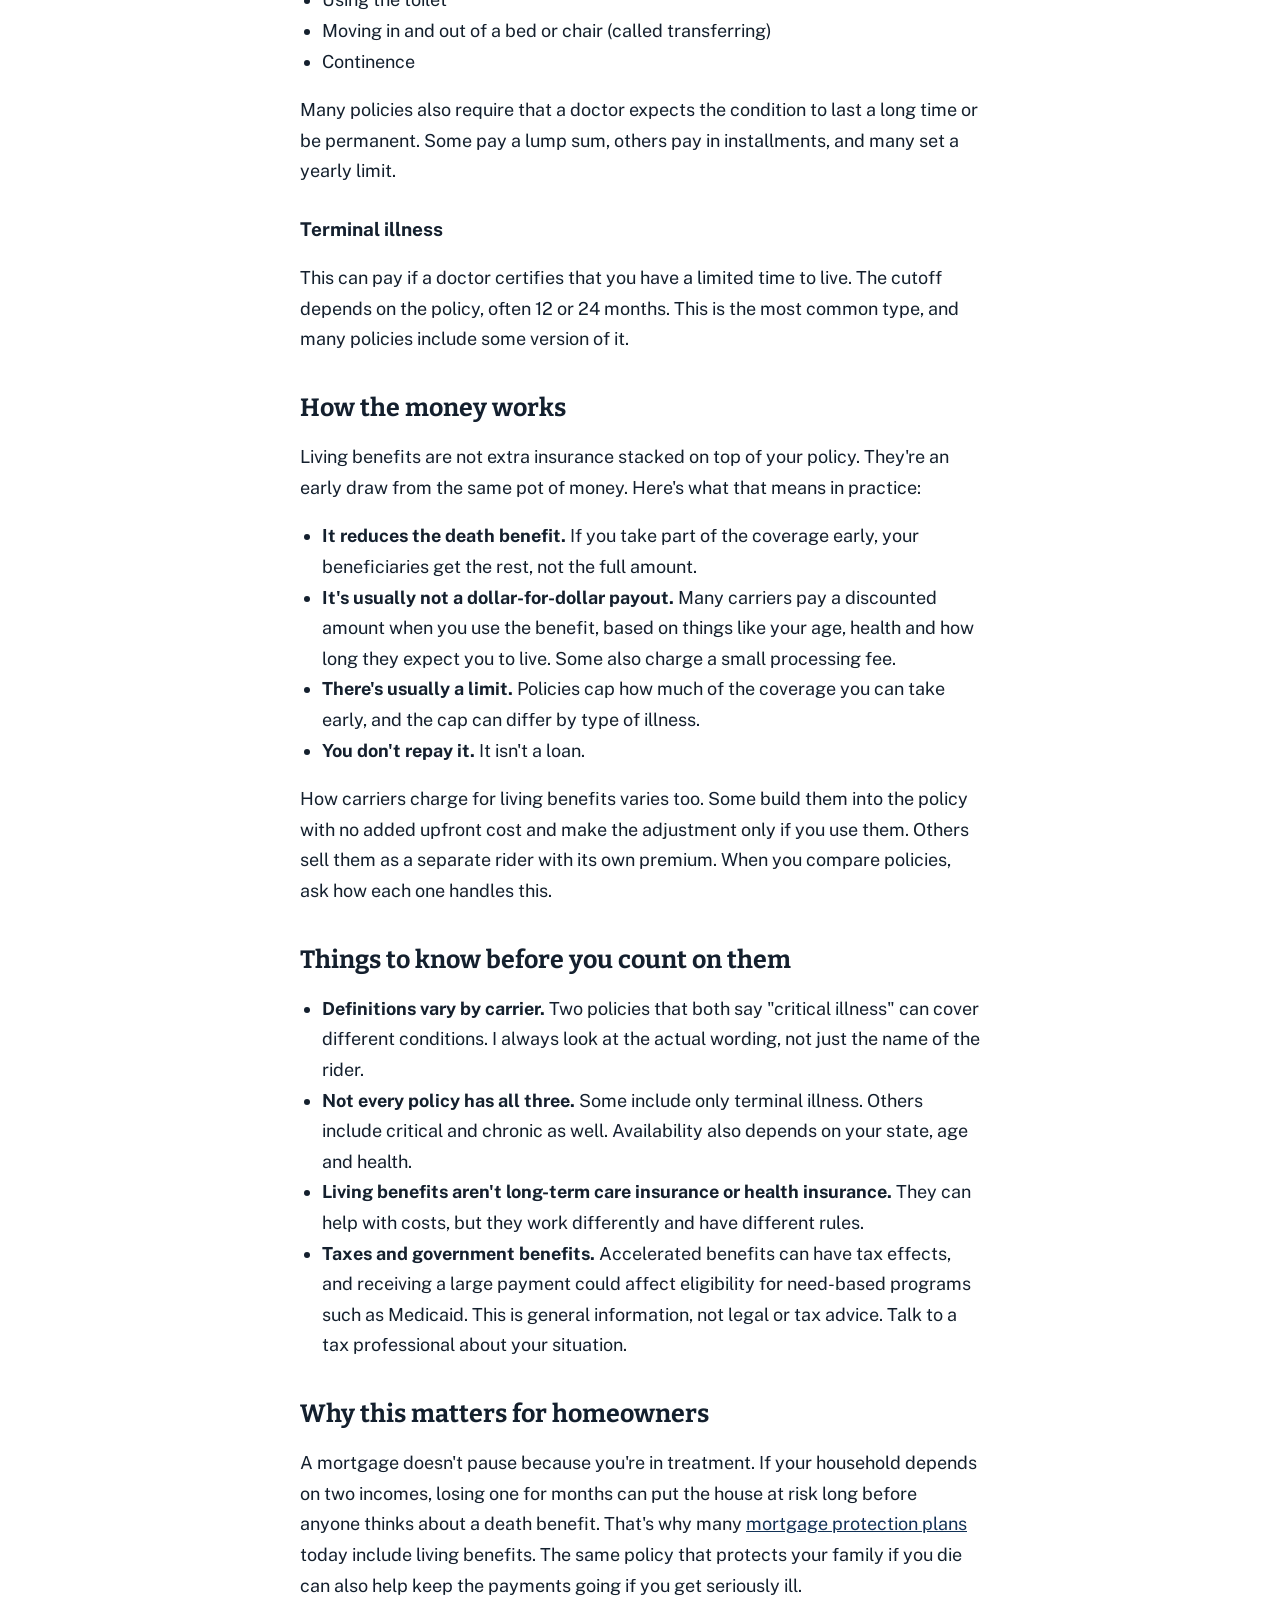
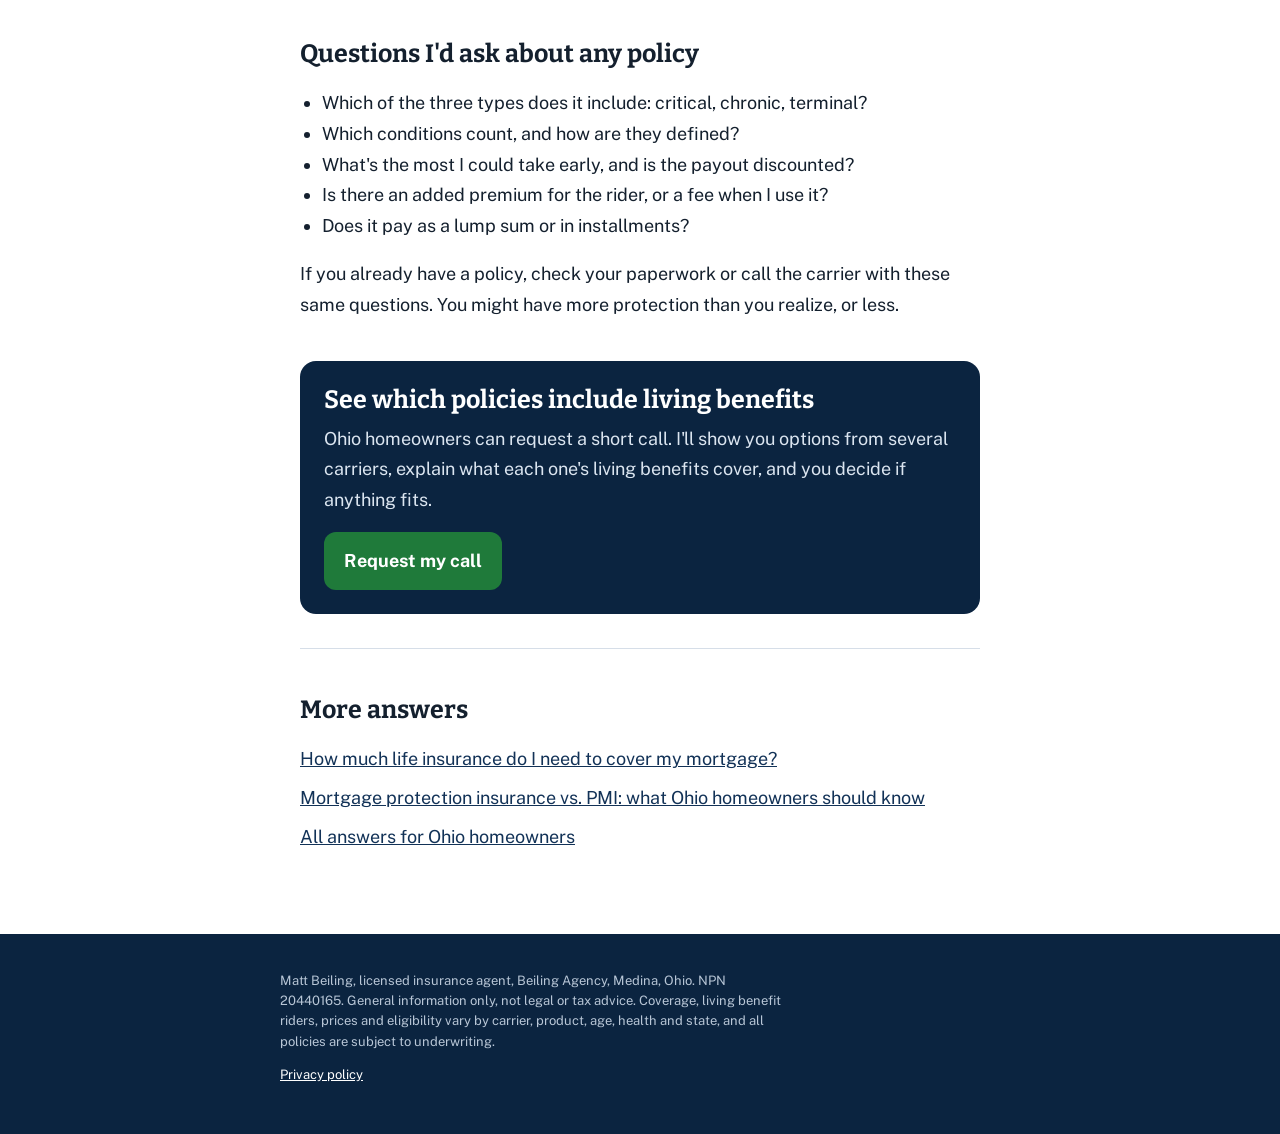
<file: learn/living-benefits-life-insurance.html>
<!doctype html>
<html lang="en">
<head>
<meta charset="utf-8">
<meta name="viewport" content="width=device-width,initial-scale=1">
<title>What Are Living Benefits on Life Insurance? Critical, Chronic and Terminal Illness Explained</title>
<meta name="description" content="Living benefits let some life insurance policies pay part of the coverage while you're alive if you get seriously ill. Here's how critical, chronic and terminal illness benefits work for Ohio homeowners.">
<link rel="canonical" href="https://beiling1985-pixel.github.io/matt-link-in-bio/learn/living-benefits-life-insurance.html">
<meta property="og:type" content="article">
<meta property="og:title" content="What Are Living Benefits on Life Insurance? Critical, Chronic and Terminal Illness Explained">
<meta property="og:description" content="Living benefits can pay part of your life insurance early if you get seriously ill. Here's how the three types work.">
<meta property="og:url" content="https://beiling1985-pixel.github.io/matt-link-in-bio/learn/living-benefits-life-insurance.html">
<meta property="og:image" content="https://beiling1985-pixel.github.io/matt-link-in-bio/matt-original.jpg">
<link rel="preconnect" href="https://fonts.googleapis.com">
<link rel="preconnect" href="https://fonts.gstatic.com" crossorigin>
<link href="https://fonts.googleapis.com/css2?family=Bitter:wght@600;800&family=Public+Sans:wght@400;600;700&display=swap" rel="stylesheet">
<link rel="stylesheet" href="learn.css">
<script type="application/ld+json">
{"@context":"https://schema.org","@graph":[
{"@type":"Article","headline":"What Are Living Benefits on Life Insurance? Critical, Chronic and Terminal Illness Explained","datePublished":"2026-10-27","dateModified":"2026-10-27","author":{"@type":"Person","name":"Matt Beiling","jobTitle":"Licensed insurance agent"},"publisher":{"@type":"InsuranceAgency","name":"Beiling Agency"},"mainEntityOfPage":"https://beiling1985-pixel.github.io/matt-link-in-bio/learn/living-benefits-life-insurance.html","image":"https://beiling1985-pixel.github.io/matt-link-in-bio/matt-original.jpg"},
{"@type":"FAQPage","mainEntity":[
{"@type":"Question","name":"What are living benefits on a life insurance policy?","acceptedAnswer":{"@type":"Answer","text":"Living benefits, often called accelerated death benefits, let you take part of your life insurance coverage early if you're diagnosed with a qualifying critical, chronic or terminal illness. The money comes from the policy's death benefit, so whatever you take reduces what your beneficiaries receive later."}},
{"@type":"Question","name":"What is the difference between critical, chronic and terminal illness benefits?","acceptedAnswer":{"@type":"Answer","text":"A critical illness benefit can pay after a qualifying diagnosis such as certain heart attacks, strokes or cancers. A chronic illness benefit can pay if you can no longer do two of six basic daily activities on your own, or have a severe cognitive impairment. A terminal illness benefit can pay if a doctor certifies a limited life expectancy, often 12 to 24 months depending on the policy. Definitions vary by carrier."}},
{"@type":"Question","name":"Do I have to pay back living benefits?","acceptedAnswer":{"@type":"Answer","text":"No. Living benefits are not a loan you repay. The amount you receive, plus any fees or discount the carrier applies, is taken out of the death benefit, so your beneficiaries get less when you pass away."}}
]}
]}
</script>
</head>
<body>
<header class="top"><div class="in"><img src="../matt-original.jpg" alt=""><a href="../ohio.html">Matt Beiling, licensed agent, Beiling Agency in Medina, Ohio</a></div></header>
<article>
  <p class="crumbs"><a href="index.html">Answers for Ohio homeowners</a></p>
  <h1>What are living benefits on life insurance? Critical, chronic and terminal illness explained</h1>
  <p class="byline">By Matt Beiling, licensed insurance agent. Updated October 27, 2026.</p>

  <div class="short"><p><strong>Short answer:</strong> Living benefits let some life insurance policies pay part of your coverage while you're still alive, if you're diagnosed with a qualifying critical, chronic or terminal illness. Whatever you take early comes out of the amount your family would get later. You don't pay it back.</p></div>

  <p>Most people think of life insurance as money for your family after you die. That's still the main job. But when I sit down with Ohio homeowners, the question that worries them just as much is: "What happens to the house if I get sick and can't work?" That's where living benefits come in.</p>

  <h2>What living benefits are</h2>
  <p>"Living benefits" is the everyday name for what insurance companies usually call <strong>accelerated death benefits</strong>. They're features, often added as riders, on many term and permanent life insurance policies. If you meet the policy's definition of a serious illness, you can ask the carrier to pay out part of your death benefit early.</p>
  <p>You can use that money however you want. Some people keep the mortgage paid while they're out of work. Others cover medical bills, travel for treatment, or help at home. The carrier doesn't tell you how to spend it.</p>

  <h2>The three types, in plain English</h2>

  <h3>Critical illness</h3>
  <p>This can pay after a diagnosis of a specific, serious condition named in the policy. Depending on the carrier, the list may include things like certain heart attacks, strokes, cancers, kidney failure or a major organ transplant. Each condition has its own definition in the policy, and the diagnosis has to meet it. Not every cancer or heart problem will qualify, so the exact wording matters.</p>

  <h3>Chronic illness</h3>
  <p>This can pay if you can't take care of yourself the way you used to. Most policies use a standard test: you can no longer do two of six basic "activities of daily living" without help, or you have a severe cognitive impairment such as advanced dementia. The six activities are:</p>
  <ul>
    <li>Bathing</li>
    <li>Dressing</li>
    <li>Eating</li>
    <li>Using the toilet</li>
    <li>Moving in and out of a bed or chair (called transferring)</li>
    <li>Continence</li>
  </ul>
  <p>Many policies also require that a doctor expects the condition to last a long time or be permanent. Some pay a lump sum, others pay in installments, and many set a yearly limit.</p>

  <h3>Terminal illness</h3>
  <p>This can pay if a doctor certifies that you have a limited time to live. The cutoff depends on the policy, often 12 or 24 months. This is the most common type, and many policies include some version of it.</p>

  <h2>How the money works</h2>
  <p>Living benefits are not extra insurance stacked on top of your policy. They're an early draw from the same pot of money. Here's what that means in practice:</p>
  <ul>
    <li><strong>It reduces the death benefit.</strong> If you take part of the coverage early, your beneficiaries get the rest, not the full amount.</li>
    <li><strong>It's usually not a dollar-for-dollar payout.</strong> Many carriers pay a discounted amount when you use the benefit, based on things like your age, health and how long they expect you to live. Some also charge a small processing fee.</li>
    <li><strong>There's usually a limit.</strong> Policies cap how much of the coverage you can take early, and the cap can differ by type of illness.</li>
    <li><strong>You don't repay it.</strong> It isn't a loan.</li>
  </ul>
  <p>How carriers charge for living benefits varies too. Some build them into the policy with no added upfront cost and make the adjustment only if you use them. Others sell them as a separate rider with its own premium. When you compare policies, ask how each one handles this.</p>

  <h2>Things to know before you count on them</h2>
  <ul>
    <li><strong>Definitions vary by carrier.</strong> Two policies that both say "critical illness" can cover different conditions. I always look at the actual wording, not just the name of the rider.</li>
    <li><strong>Not every policy has all three.</strong> Some include only terminal illness. Others include critical and chronic as well. Availability also depends on your state, age and health.</li>
    <li><strong>Living benefits aren't long-term care insurance or health insurance.</strong> They can help with costs, but they work differently and have different rules.</li>
    <li><strong>Taxes and government benefits.</strong> Accelerated benefits can have tax effects, and receiving a large payment could affect eligibility for need-based programs such as Medicaid. This is general information, not legal or tax advice. Talk to a tax professional about your situation.</li>
  </ul>

  <h2>Why this matters for homeowners</h2>
  <p>A mortgage doesn't pause because you're in treatment. If your household depends on two incomes, losing one for months can put the house at risk long before anyone thinks about a death benefit. That's why many <a href="mortgage-protection-vs-pmi.html">mortgage protection plans</a> today include living benefits. The same policy that protects your family if you die can also help keep the payments going if you get seriously ill.</p>

  <h2>Questions I'd ask about any policy</h2>
  <ul>
    <li>Which of the three types does it include: critical, chronic, terminal?</li>
    <li>Which conditions count, and how are they defined?</li>
    <li>What's the most I could take early, and is the payout discounted?</li>
    <li>Is there an added premium for the rider, or a fee when I use it?</li>
    <li>Does it pay as a lump sum or in installments?</li>
  </ul>
  <p>If you already have a policy, check your paperwork or call the carrier with these same questions. You might have more protection than you realize, or less.</p>

  <div class="cta">
    <h2>See which policies include living benefits</h2>
    <p>Ohio homeowners can request a short call. I'll show you options from several carriers, explain what each one's living benefits cover, and you decide if anything fits.</p>
    <a class="btn" href="../ohio.html">Request my call</a>
  </div>

  <!-- MORE-ARTICLES:START -->
  <nav class="more" aria-label="More answers"><h2>More answers</h2><ul>
    <li><a href="how-much-life-insurance-to-cover-mortgage.html">How much life insurance do I need to cover my mortgage?</a></li>
    <li><a href="mortgage-protection-vs-pmi.html">Mortgage protection insurance vs. PMI: what Ohio homeowners should know</a></li>
    <li><a href="index.html">All answers for Ohio homeowners</a></li>
  </ul></nav>
  <!-- MORE-ARTICLES:END -->
</article>
<footer><div class="in">
  <p>Matt Beiling, licensed insurance agent, Beiling Agency, Medina, Ohio. NPN 20440165. General information only, not legal or tax advice. Coverage, living benefit riders, prices and eligibility vary by carrier, product, age, health and state, and all policies are subject to underwriting.</p>
  <p><a href="../privacy.html">Privacy policy</a></p>
</div></footer>
</body>
</html>
</file>
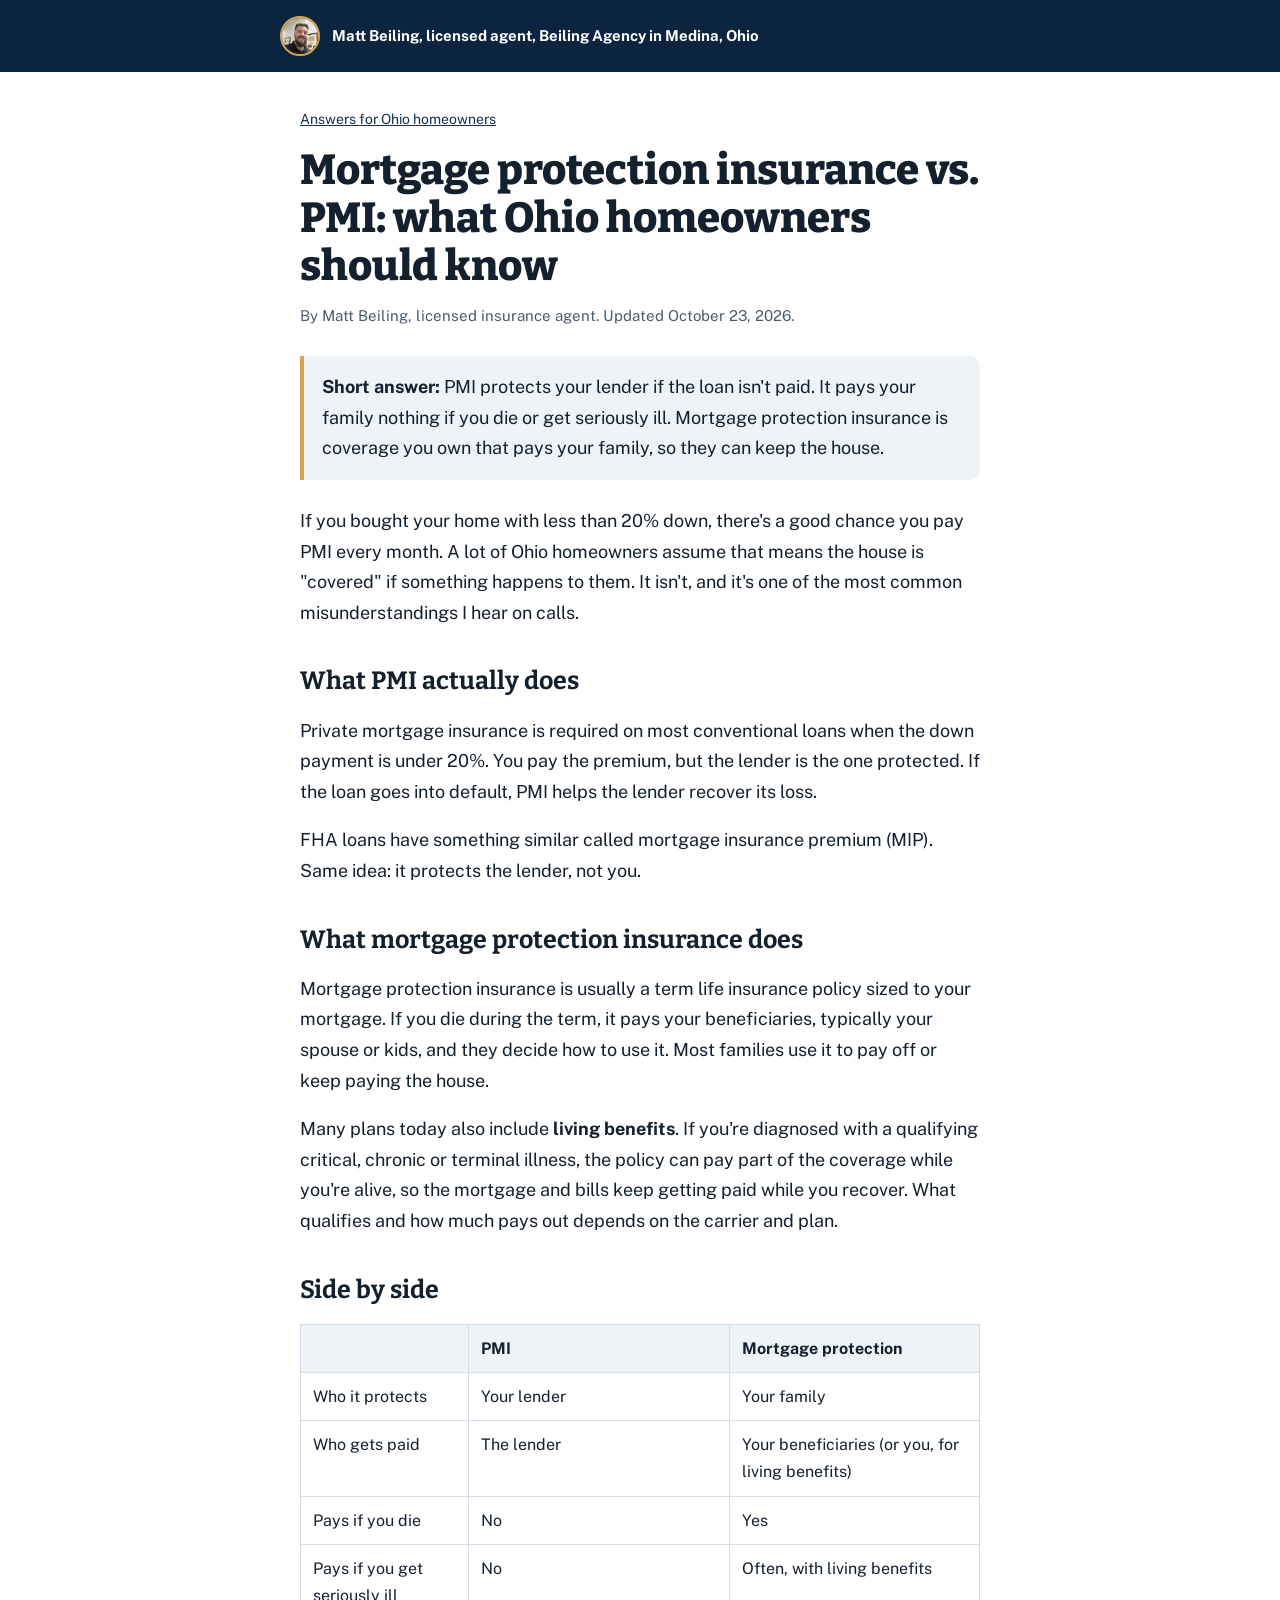
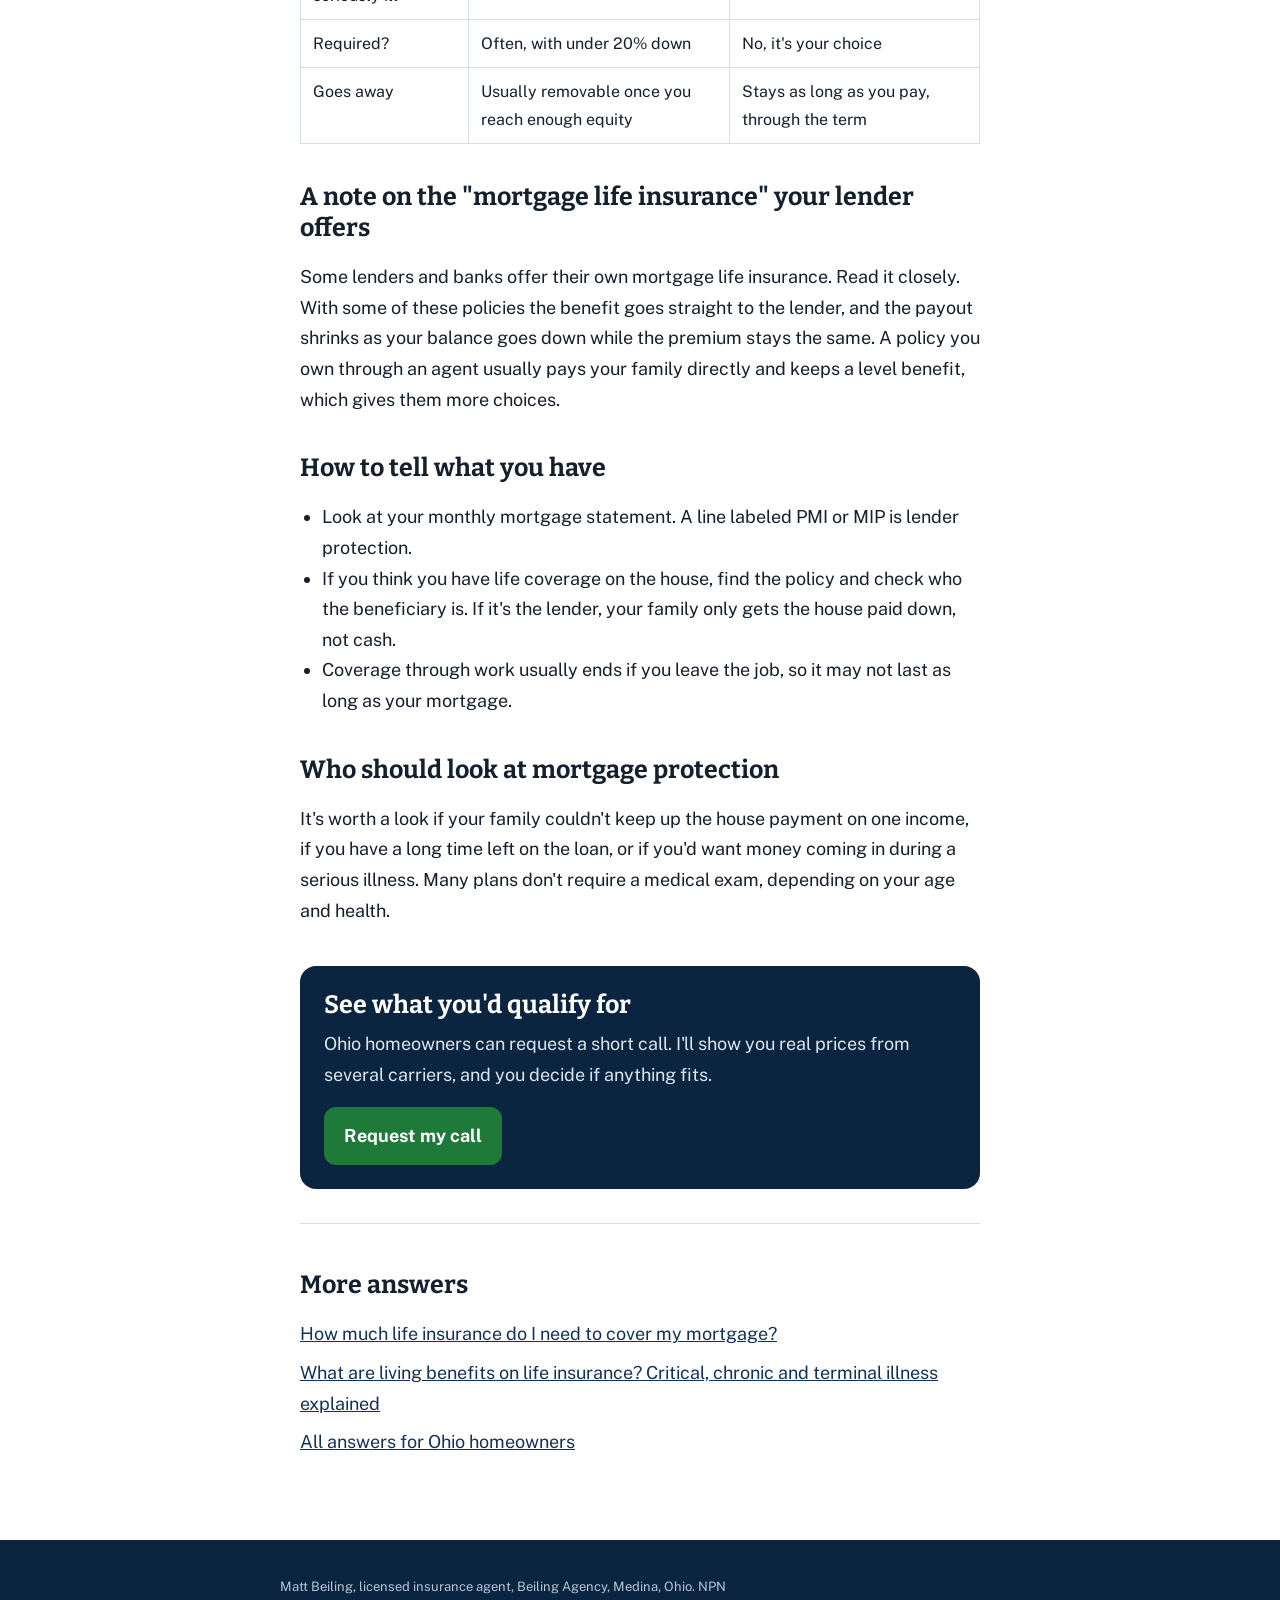
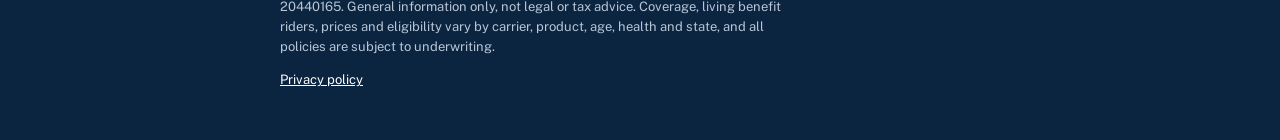
<file: learn/mortgage-protection-vs-pmi.html>
<!doctype html>
<html lang="en">
<head>
<meta charset="utf-8">
<meta name="viewport" content="width=device-width,initial-scale=1">
<title>Mortgage Protection Insurance vs. PMI: What Ohio Homeowners Should Know</title>
<meta name="description" content="PMI protects your lender, not your family. Here's how mortgage protection insurance differs from PMI, what each one pays, and how Ohio homeowners can tell which they have.">
<link rel="canonical" href="https://beiling1985-pixel.github.io/matt-link-in-bio/learn/mortgage-protection-vs-pmi.html">
<meta property="og:type" content="article">
<meta property="og:title" content="Mortgage Protection Insurance vs. PMI: What Ohio Homeowners Should Know">
<meta property="og:description" content="PMI protects your lender, not your family. Here's the difference and how to tell which you have.">
<meta property="og:url" content="https://beiling1985-pixel.github.io/matt-link-in-bio/learn/mortgage-protection-vs-pmi.html">
<meta property="og:image" content="https://beiling1985-pixel.github.io/matt-link-in-bio/matt-original.jpg">
<link rel="preconnect" href="https://fonts.googleapis.com">
<link rel="preconnect" href="https://fonts.gstatic.com" crossorigin>
<link href="https://fonts.googleapis.com/css2?family=Bitter:wght@600;800&family=Public+Sans:wght@400;600;700&display=swap" rel="stylesheet">
<link rel="stylesheet" href="learn.css">
<script type="application/ld+json">
{"@context":"https://schema.org","@graph":[
{"@type":"Article","headline":"Mortgage Protection Insurance vs. PMI: What Ohio Homeowners Should Know","datePublished":"2026-10-23","dateModified":"2026-10-23","author":{"@type":"Person","name":"Matt Beiling","jobTitle":"Licensed insurance agent"},"publisher":{"@type":"InsuranceAgency","name":"Beiling Agency"},"mainEntityOfPage":"https://beiling1985-pixel.github.io/matt-link-in-bio/learn/mortgage-protection-vs-pmi.html","image":"https://beiling1985-pixel.github.io/matt-link-in-bio/matt-original.jpg"},
{"@type":"FAQPage","mainEntity":[
{"@type":"Question","name":"Does PMI pay off my mortgage if I die?","acceptedAnswer":{"@type":"Answer","text":"No. Private mortgage insurance protects the lender if a loan defaults. It pays nothing to your family if you die or get sick."}},
{"@type":"Question","name":"Is mortgage protection insurance the same as life insurance?","acceptedAnswer":{"@type":"Answer","text":"Most mortgage protection plans sold by independent agents are life insurance, usually term life, sized to the mortgage. Many include living benefits that can pay part of the coverage early for a qualifying serious illness."}},
{"@type":"Question","name":"Can I drop PMI and keep mortgage protection?","acceptedAnswer":{"@type":"Answer","text":"They are separate. PMI on a conventional loan can usually be removed once you reach enough equity under your loan terms, while a mortgage protection policy stays in force as long as premiums are paid."}}
]}
]}
</script>
</head>
<body>
<header class="top"><div class="in"><img src="../matt-original.jpg" alt=""><a href="../ohio.html">Matt Beiling, licensed agent, Beiling Agency in Medina, Ohio</a></div></header>
<article>
  <p class="crumbs"><a href="index.html">Answers for Ohio homeowners</a></p>
  <h1>Mortgage protection insurance vs. PMI: what Ohio homeowners should know</h1>
  <p class="byline">By Matt Beiling, licensed insurance agent. Updated October 23, 2026.</p>

  <div class="short"><p><strong>Short answer:</strong> PMI protects your lender if the loan isn't paid. It pays your family nothing if you die or get seriously ill. Mortgage protection insurance is coverage you own that pays your family, so they can keep the house.</p></div>

  <p>If you bought your home with less than 20% down, there's a good chance you pay PMI every month. A lot of Ohio homeowners assume that means the house is "covered" if something happens to them. It isn't, and it's one of the most common misunderstandings I hear on calls.</p>

  <h2>What PMI actually does</h2>
  <p>Private mortgage insurance is required on most conventional loans when the down payment is under 20%. You pay the premium, but the lender is the one protected. If the loan goes into default, PMI helps the lender recover its loss.</p>
  <p>FHA loans have something similar called mortgage insurance premium (MIP). Same idea: it protects the lender, not you.</p>

  <h2>What mortgage protection insurance does</h2>
  <p>Mortgage protection insurance is usually a term life insurance policy sized to your mortgage. If you die during the term, it pays your beneficiaries, typically your spouse or kids, and they decide how to use it. Most families use it to pay off or keep paying the house.</p>
  <p>Many plans today also include <strong>living benefits</strong>. If you're diagnosed with a qualifying critical, chronic or terminal illness, the policy can pay part of the coverage while you're alive, so the mortgage and bills keep getting paid while you recover. What qualifies and how much pays out depends on the carrier and plan.</p>

  <h2>Side by side</h2>
  <table>
    <tr><th></th><th>PMI</th><th>Mortgage protection</th></tr>
    <tr><td>Who it protects</td><td>Your lender</td><td>Your family</td></tr>
    <tr><td>Who gets paid</td><td>The lender</td><td>Your beneficiaries (or you, for living benefits)</td></tr>
    <tr><td>Pays if you die</td><td>No</td><td>Yes</td></tr>
    <tr><td>Pays if you get seriously ill</td><td>No</td><td>Often, with living benefits</td></tr>
    <tr><td>Required?</td><td>Often, with under 20% down</td><td>No, it's your choice</td></tr>
    <tr><td>Goes away</td><td>Usually removable once you reach enough equity</td><td>Stays as long as you pay, through the term</td></tr>
  </table>

  <h2>A note on the "mortgage life insurance" your lender offers</h2>
  <p>Some lenders and banks offer their own mortgage life insurance. Read it closely. With some of these policies the benefit goes straight to the lender, and the payout shrinks as your balance goes down while the premium stays the same. A policy you own through an agent usually pays your family directly and keeps a level benefit, which gives them more choices.</p>

  <h2>How to tell what you have</h2>
  <ul>
    <li>Look at your monthly mortgage statement. A line labeled PMI or MIP is lender protection.</li>
    <li>If you think you have life coverage on the house, find the policy and check who the beneficiary is. If it's the lender, your family only gets the house paid down, not cash.</li>
    <li>Coverage through work usually ends if you leave the job, so it may not last as long as your mortgage.</li>
  </ul>

  <h2>Who should look at mortgage protection</h2>
  <p>It's worth a look if your family couldn't keep up the house payment on one income, if you have a long time left on the loan, or if you'd want money coming in during a serious illness. Many plans don't require a medical exam, depending on your age and health.</p>

  <div class="cta">
    <h2>See what you'd qualify for</h2>
    <p>Ohio homeowners can request a short call. I'll show you real prices from several carriers, and you decide if anything fits.</p>
    <a class="btn" href="../ohio.html">Request my call</a>
  </div>

  <!-- MORE-ARTICLES:START -->
  <nav class="more" aria-label="More answers"><h2>More answers</h2><ul>
    <li><a href="how-much-life-insurance-to-cover-mortgage.html">How much life insurance do I need to cover my mortgage?</a></li>
    <li><a href="living-benefits-life-insurance.html">What are living benefits on life insurance? Critical, chronic and terminal illness explained</a></li>
    <li><a href="index.html">All answers for Ohio homeowners</a></li>
  </ul></nav>
  <!-- MORE-ARTICLES:END -->
</article>
<footer><div class="in">
  <p>Matt Beiling, licensed insurance agent, Beiling Agency, Medina, Ohio. NPN 20440165. General information only, not legal or tax advice. Coverage, living benefit riders, prices and eligibility vary by carrier, product, age, health and state, and all policies are subject to underwriting.</p>
  <p><a href="../privacy.html">Privacy policy</a></p>
</div></footer>
</body>
</html>
</file>
<file: learn/learn.css>
:root{--navy:#0b2440;--navy-2:#123257;--gold:#d7a34f;--sky:#eef3f8;--ink:#14202e;--muted:#4c5b6b;--paper:#ffffff;--green:#1f7a3a;--line:#d6dee8}
*{box-sizing:border-box}
html{-webkit-text-size-adjust:100%}
body{margin:0;background:var(--paper);color:var(--ink);font:18px/1.7 "Public Sans",system-ui,-apple-system,"Segoe UI",sans-serif}
a{color:var(--navy-2)}
:focus-visible{outline:3px solid var(--gold);outline-offset:2px}
.top{background:var(--navy);color:#dbe5f0;padding:16px 20px}
.top .in{max-width:720px;margin:0 auto;display:flex;align-items:center;gap:12px;font-weight:700;font-size:15px}
.top img{width:40px;height:40px;border-radius:50%;object-fit:cover;border:2px solid var(--gold)}
.top a{color:#fff;text-decoration:none}
article,.index{max-width:720px;margin:0 auto;padding:36px 20px 24px}
.crumbs{font-size:14px;color:var(--muted);margin:0 0 14px}
h1{font-family:Bitter,Georgia,serif;font-weight:800;font-size:clamp(30px,5vw,42px);line-height:1.15;margin:0 0 12px}
.byline{font-size:15px;color:var(--muted);margin:0 0 28px}
h2{font-family:Bitter,Georgia,serif;font-size:25px;line-height:1.25;margin:38px 0 10px}
h3{font-size:19px;margin:26px 0 6px}
p,li{max-width:64ch}
ul,ol{padding-left:22px}
table{border-collapse:collapse;width:100%;margin:18px 0;font-size:16px}
th,td{border:1px solid var(--line);padding:10px 12px;text-align:left;vertical-align:top}
th{background:var(--sky)}
.short{background:var(--sky);border-left:4px solid var(--gold);padding:16px 18px;margin:0 0 26px;border-radius:0 10px 10px 0}
.short p{margin:0}
.cta{background:var(--navy);color:#fff;border-radius:16px;padding:24px;margin:40px 0 10px}
.cta h2{color:#fff;margin:0 0 8px}
.cta p{color:#dbe5f0;margin:0 0 16px}
.cta a.btn{display:inline-block;background:var(--green);color:#fff;font-weight:700;text-decoration:none;padding:14px 20px;border-radius:12px}
.more{border-top:1px solid var(--line);margin-top:34px;padding-top:8px}
.more ul{list-style:none;padding:0}
.more li{margin:8px 0}
.index ul{list-style:none;padding:0}
.index li{border-bottom:1px solid var(--line);padding:16px 0}
.index li a{font-weight:700;font-size:20px}
.index li p{margin:4px 0 0;color:var(--muted)}
footer{background:var(--navy);color:#b8c6d6;font-size:13px;line-height:1.55;padding:24px 20px 36px;margin-top:40px}
footer .in{max-width:720px;margin:0 auto}
footer a{color:#fff}
</file>
